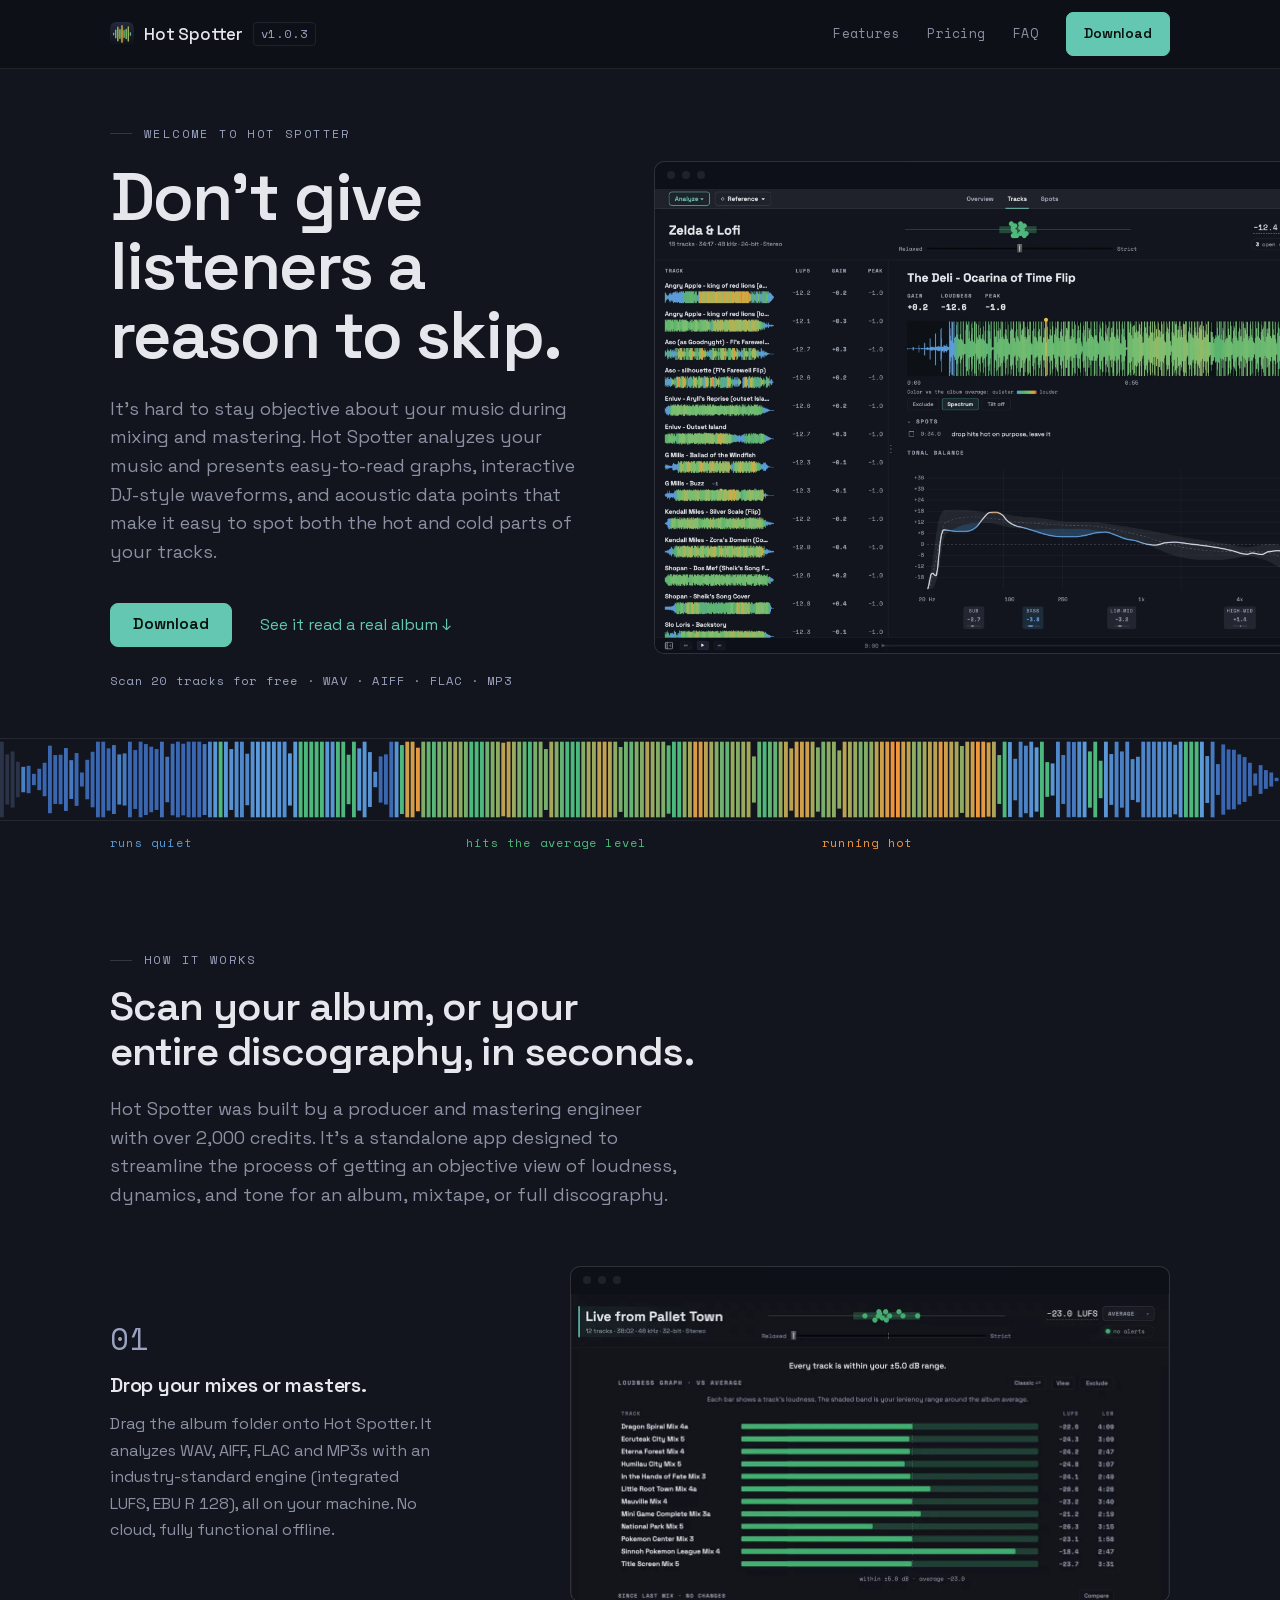
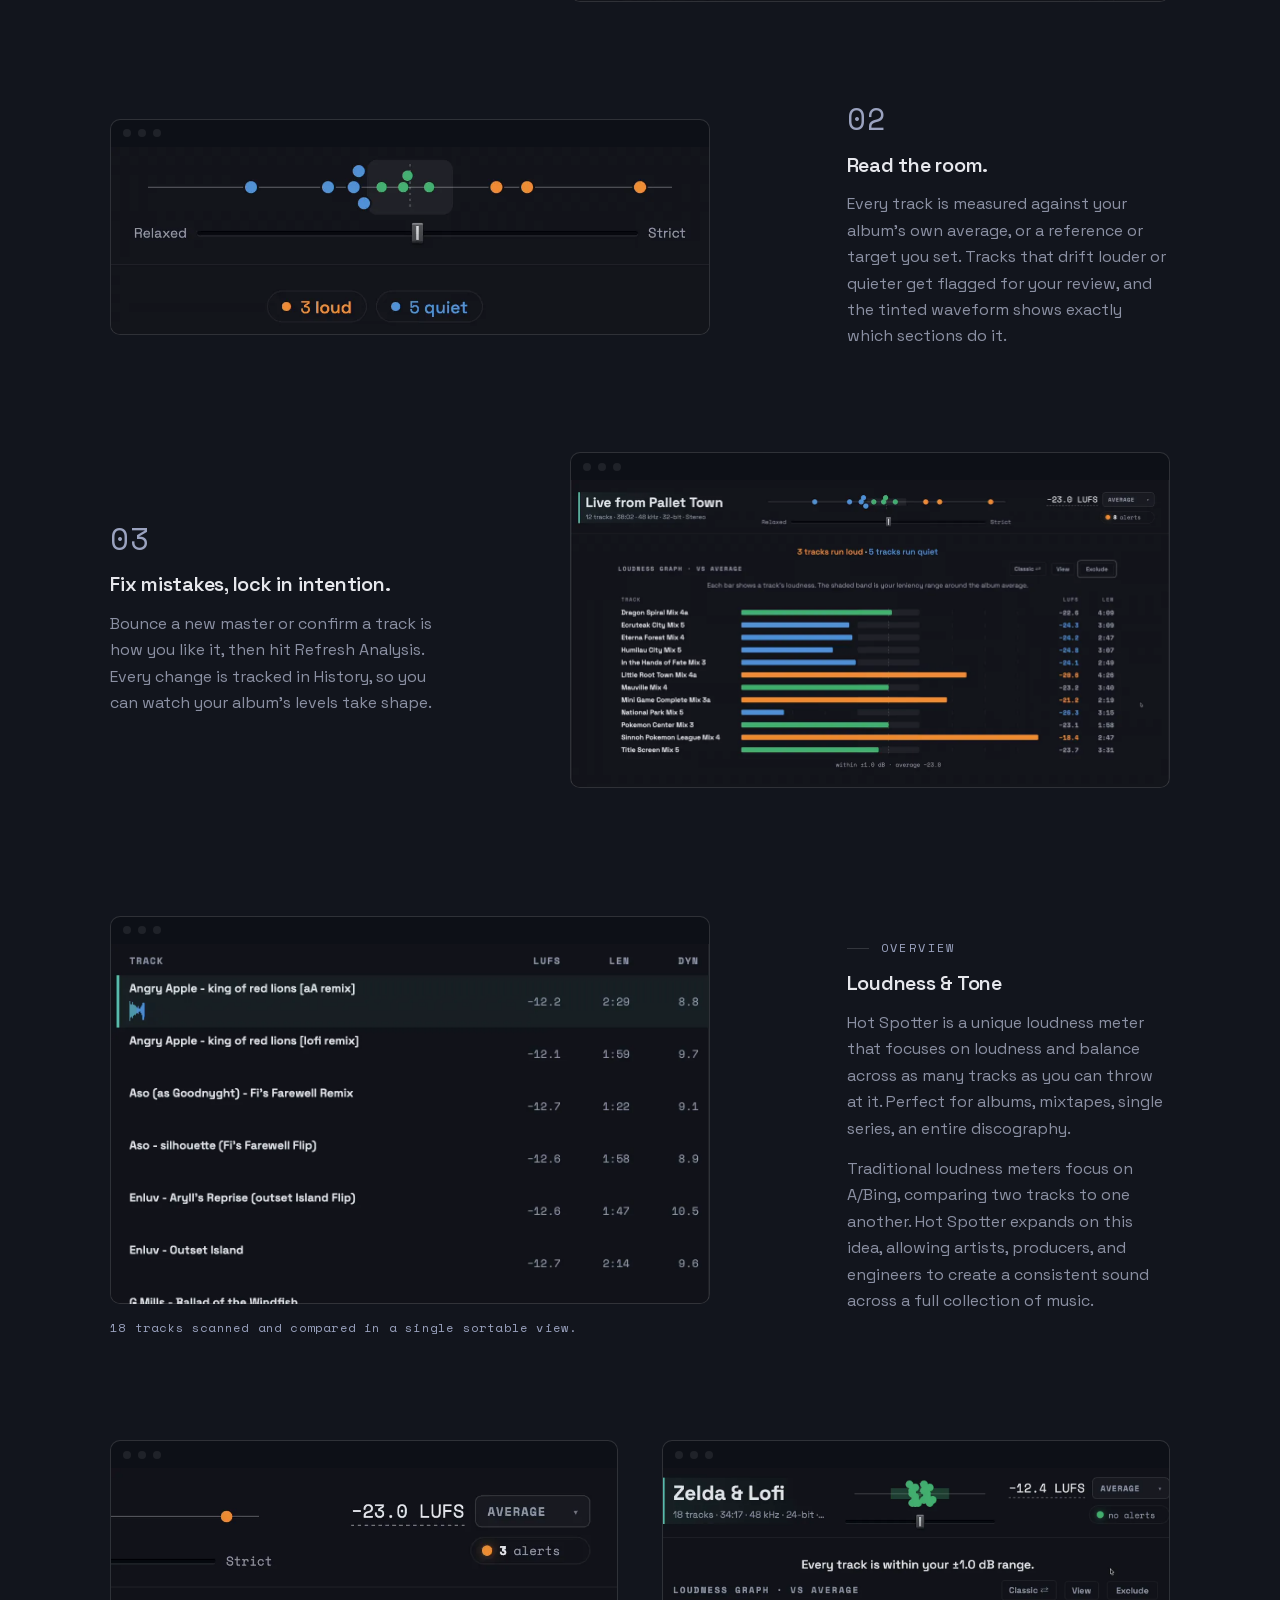
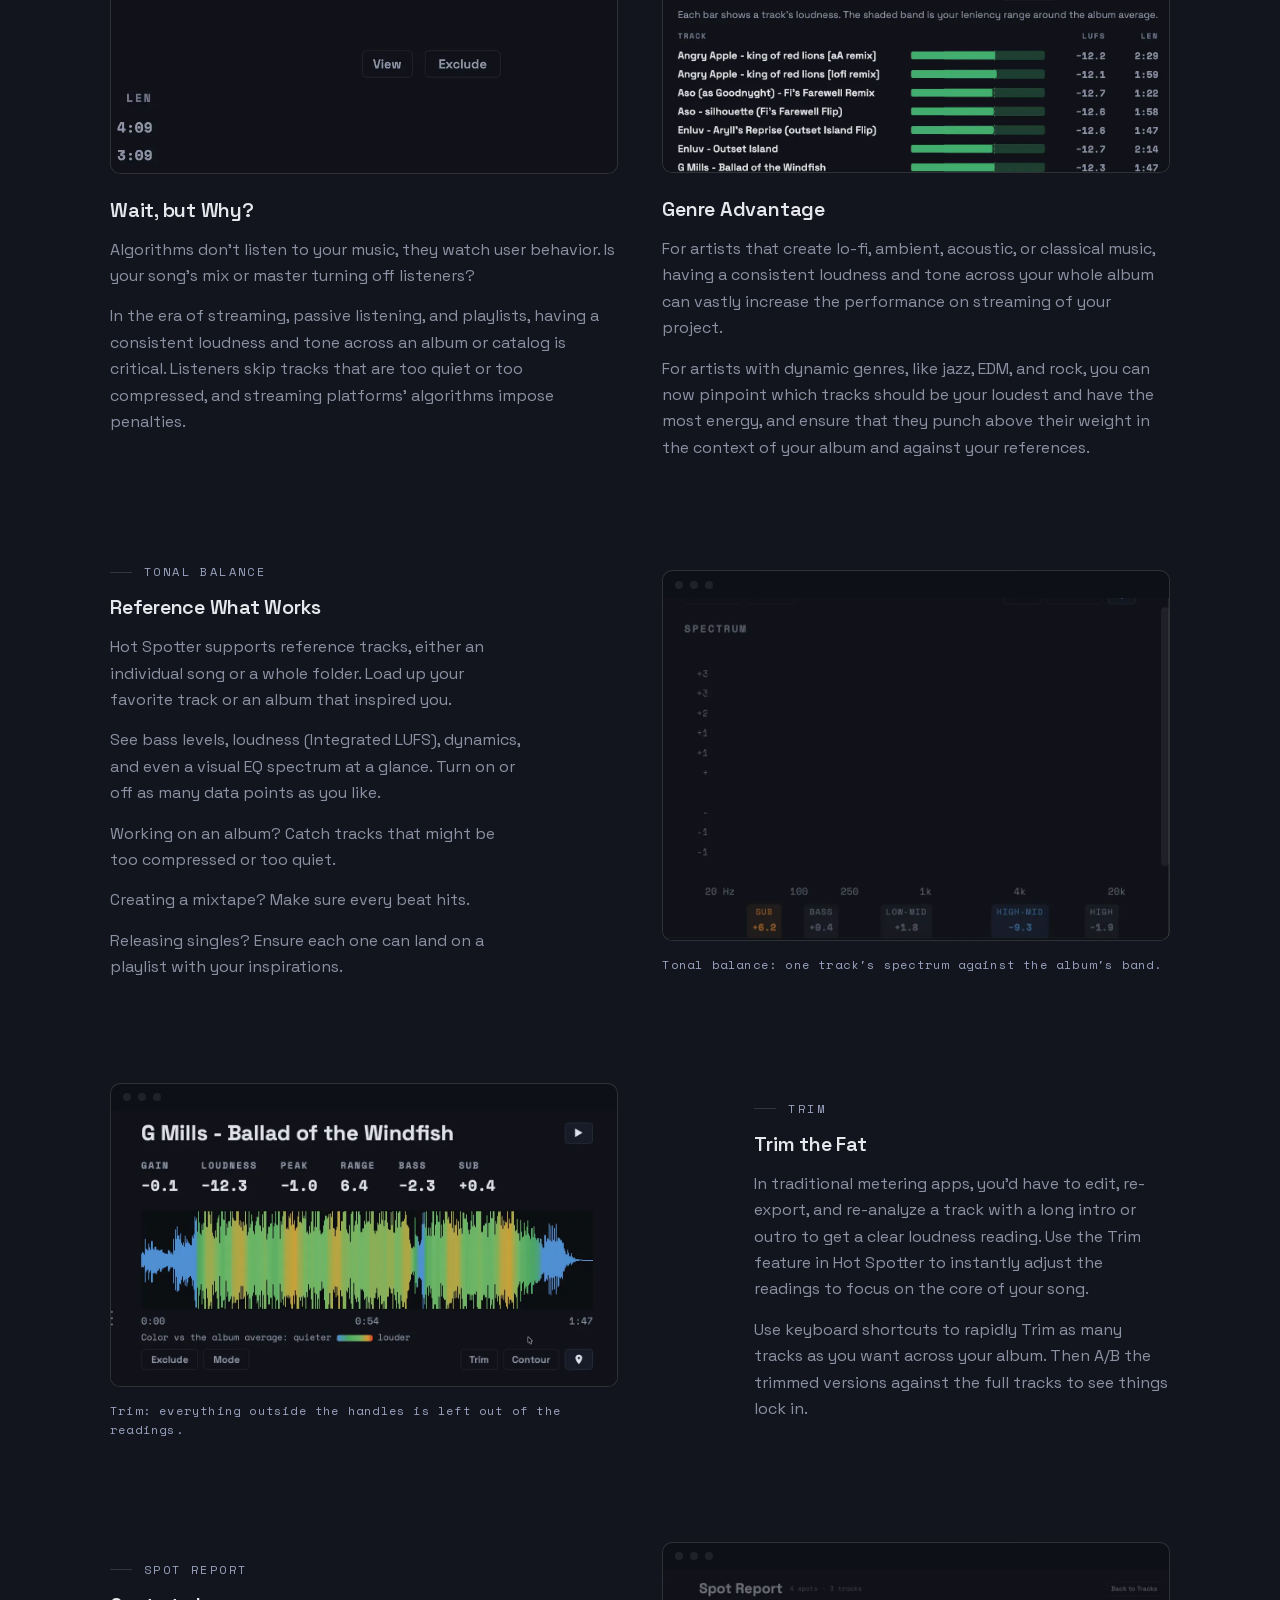
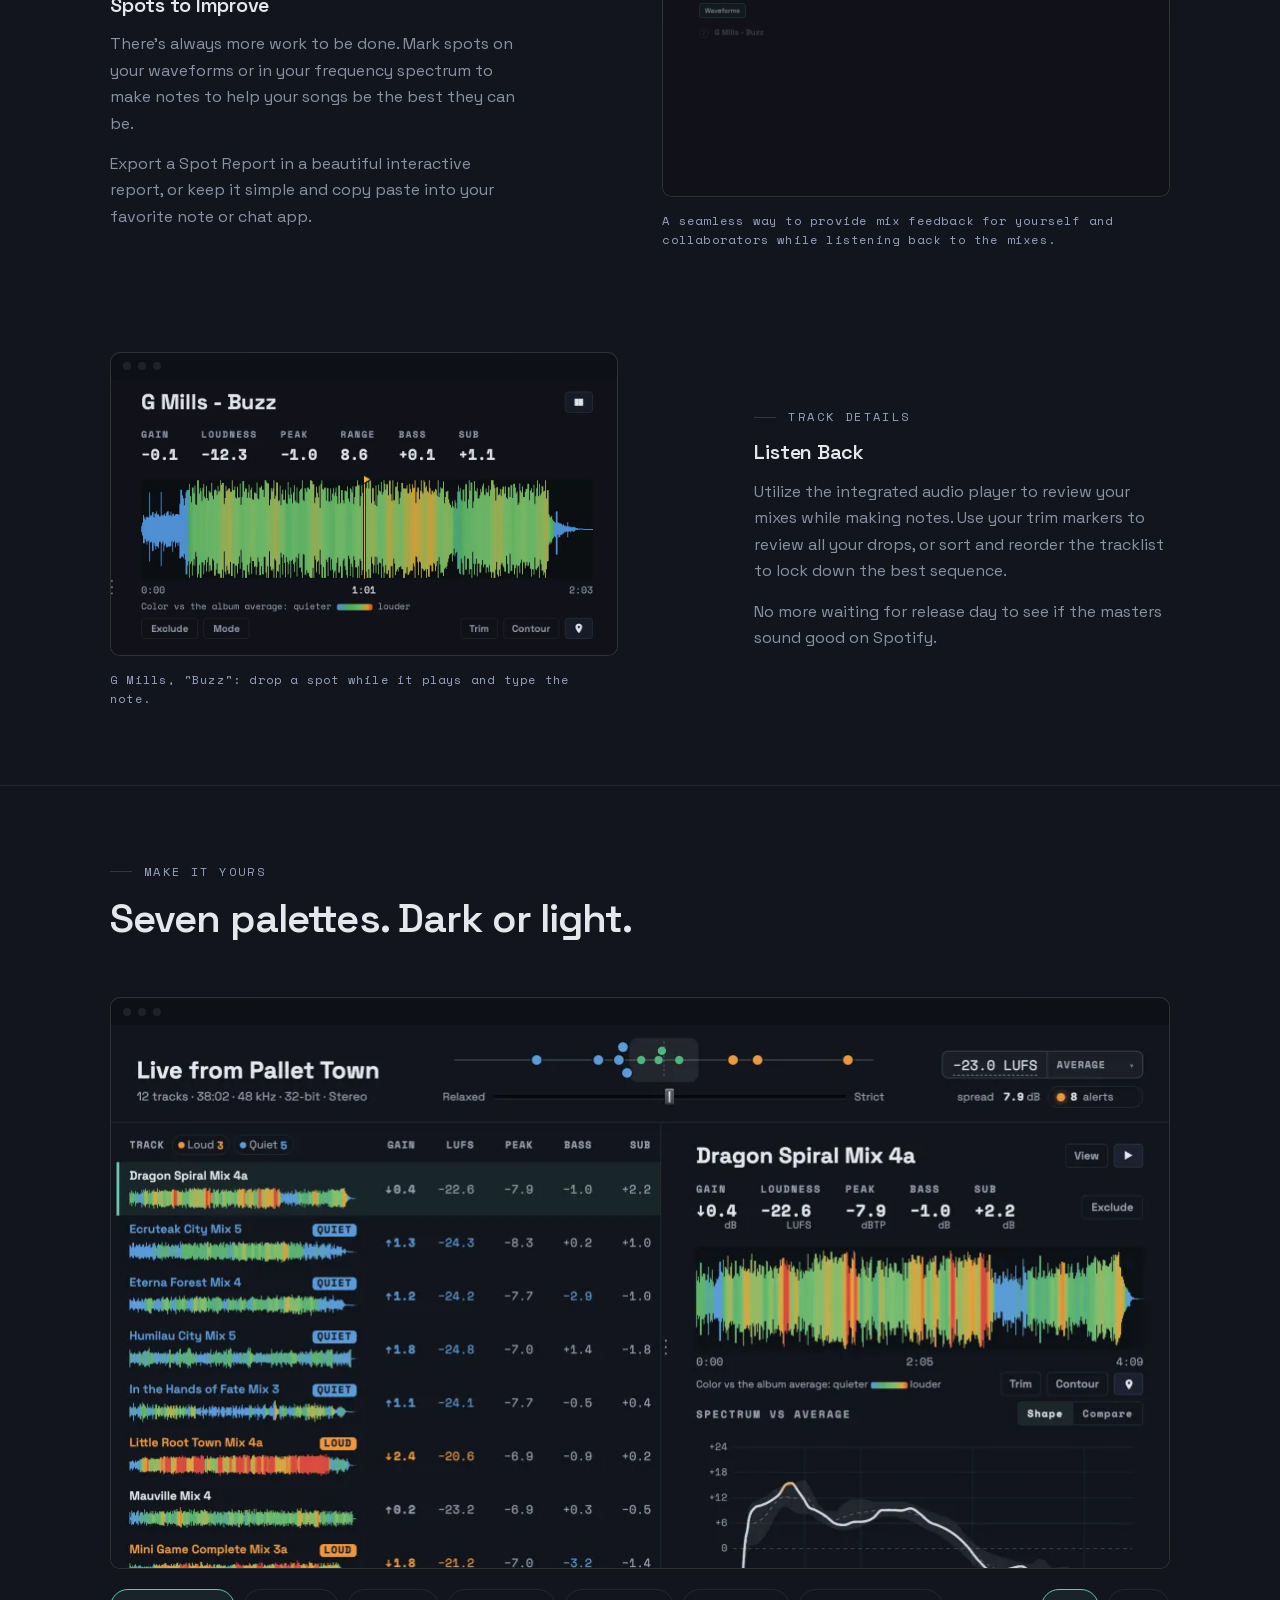
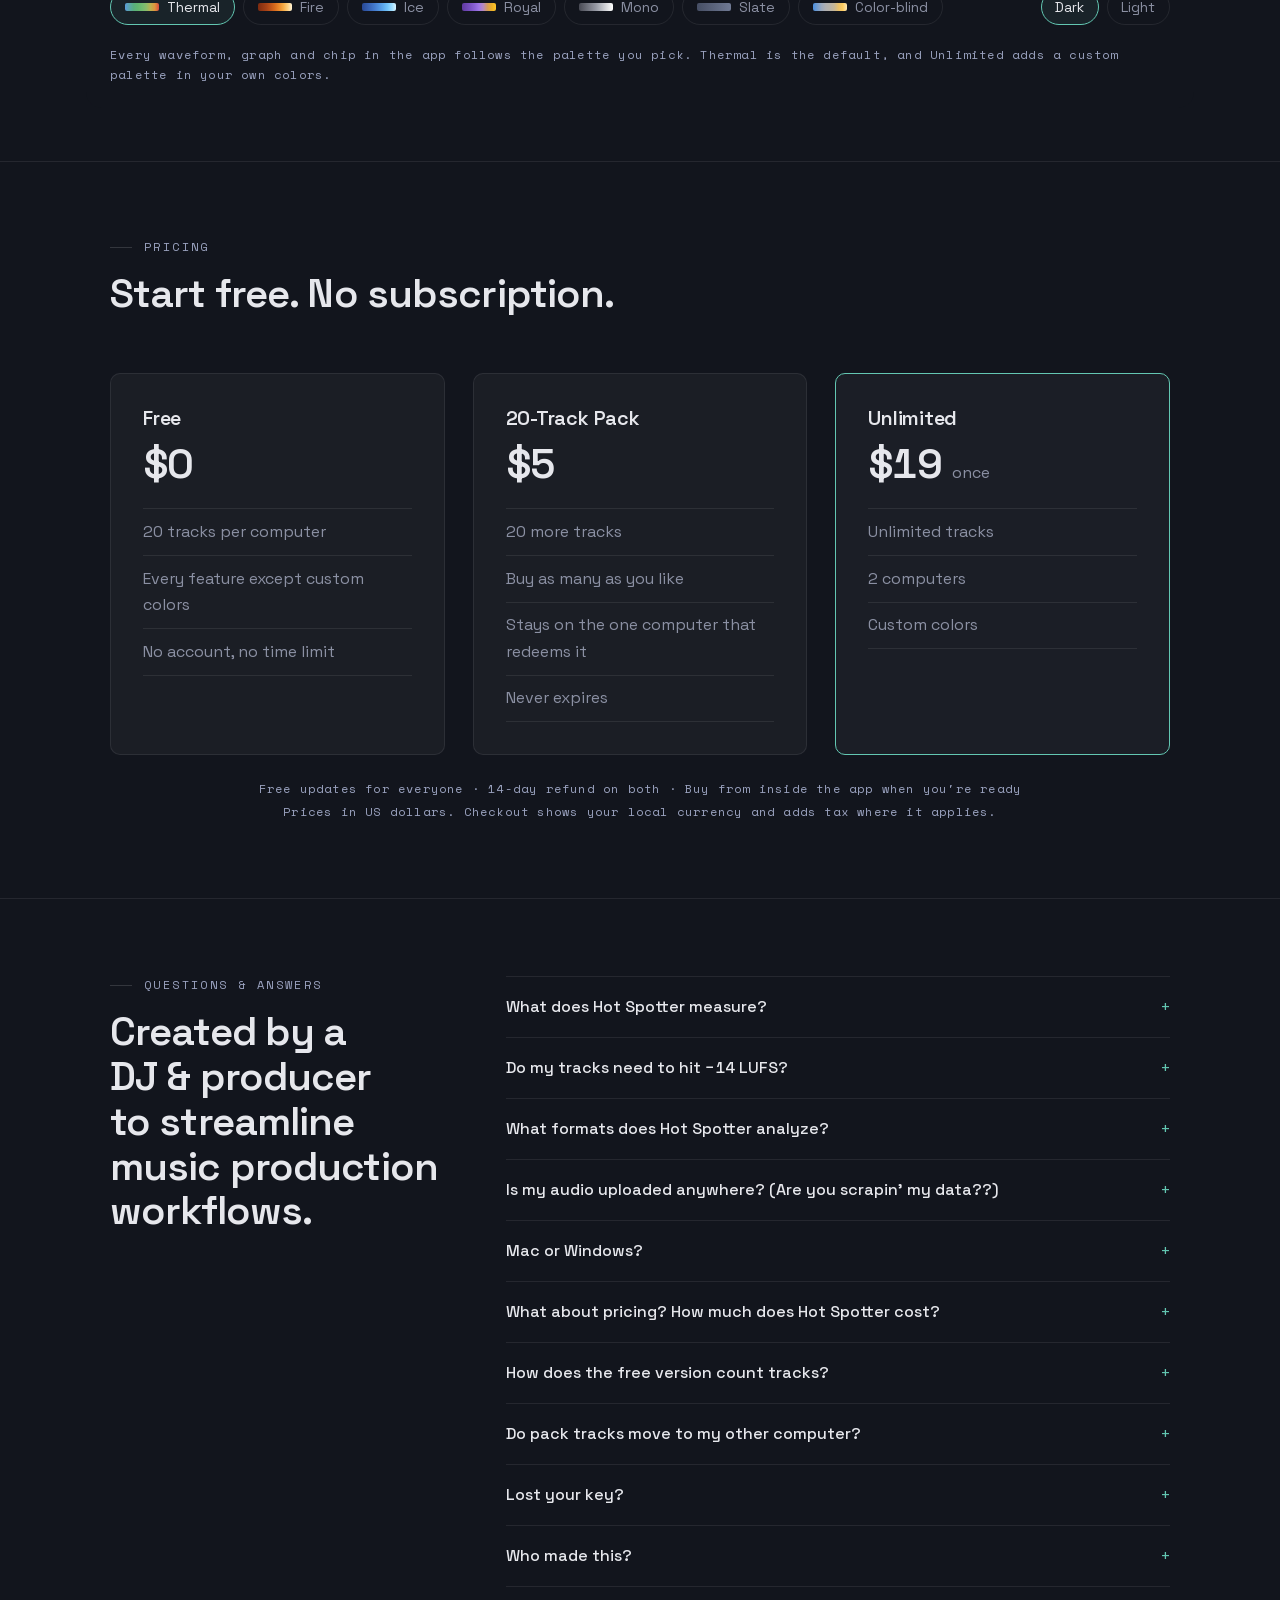
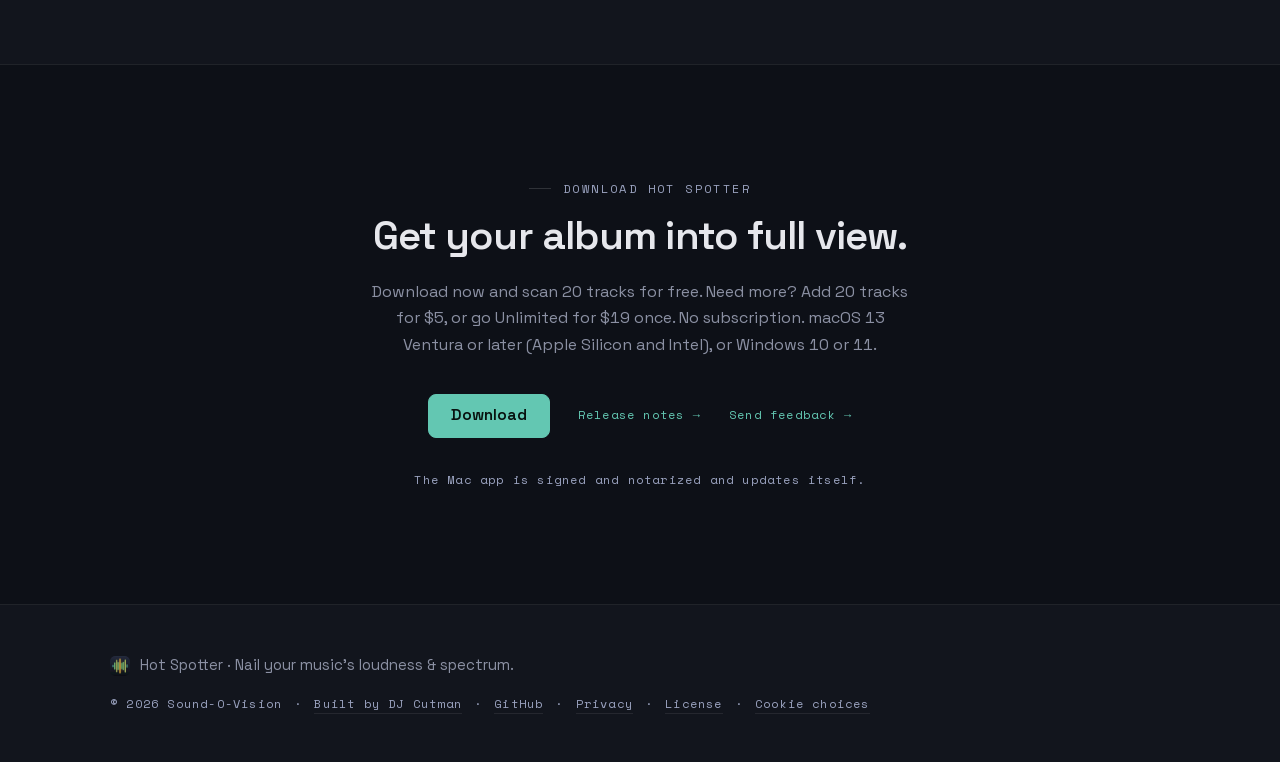
<file: index.html>
<!doctype html>
<html lang="en">
<head>
<meta charset="utf-8">
<meta name="viewport" content="width=device-width, initial-scale=1">
<title>Hot Spotter | Album Loudness Meter for Producers (LUFS)</title>
<meta name="description" content="Don't give listeners a reason to skip. Hot Spotter is an album loudness meter for producers: spot the hot and cold parts of every track. Scan 20 tracks free.">
<link rel="canonical" href="https://hotspotter.studio/">
<meta name="theme-color" content="#12151d">
<link rel="icon" href="/favicon.ico" sizes="32x32">
<link rel="icon" type="image/png" href="img/app-icon.png">
<link rel="apple-touch-icon" href="/apple-touch-icon.png">
<meta property="og:type" content="website">
<meta property="og:site_name" content="Hot Spotter">
<meta property="og:title" content="Hot Spotter | Album Loudness Meter">
<meta property="og:description" content="Don't give listeners a reason to skip. See loudness, dynamics and tone across your whole album, and spot the hot and cold parts of every track. Scan 20 tracks for free.">
<meta property="og:url" content="https://hotspotter.studio/">
<meta property="og:image" content="https://hotspotter.studio/img/og-image.png">
<meta property="og:image:width" content="1200">
<meta property="og:image:height" content="630">
<meta property="og:image:alt" content="Hot Spotter app showing an album's loudness-tinted waveforms and per-track LUFS readings">
<meta name="twitter:card" content="summary_large_image">
<meta name="twitter:title" content="Hot Spotter | Album Loudness Meter">
<meta name="twitter:description" content="Don't give listeners a reason to skip. Spot the hot and cold parts of every track on your album. Scan 20 tracks for free.">
<link rel="preload" href="fonts/SpaceGrotesk-var.woff2" as="font" type="font/woff2" crossorigin>
<link rel="preload" href="fonts/SpaceMono-Regular.woff2" as="font" type="font/woff2" crossorigin>
<link rel="stylesheet" href="site.css">
<script type="application/ld+json">
{
  "@context": "https://schema.org",
  "@graph": [
    {
      "@type": "WebSite",
      "@id": "https://hotspotter.studio/#website",
      "url": "https://hotspotter.studio/",
      "name": "Hot Spotter",
      "inLanguage": "en",
      "publisher": {
        "@id": "https://hotspotter.studio/#org"
      }
    },
    {
      "@type": "Organization",
      "@id": "https://hotspotter.studio/#org",
      "name": "Sound-O-Vision",
      "url": "https://hotspotter.studio/",
      "logo": "https://hotspotter.studio/apple-touch-icon.png",
      "founder": {
        "@id": "https://hotspotter.studio/#djcutman"
      }
    },
    {
      "@type": "Person",
      "@id": "https://hotspotter.studio/#djcutman",
      "name": "DJ Cutman",
      "url": "https://djcutman.com",
      "sameAs": [
        "https://www.instagram.com/videogamedj/"
      ]
    },
    {
      "@type": "SoftwareApplication",
      "@id": "https://hotspotter.studio/#app",
      "name": "Hot Spotter",
      "url": "https://hotspotter.studio/",
      "description": "An album loudness meter for producers and musicians. Drop in a folder of mixes or masters and see every track's integrated LUFS, true peak, loudness range and dynamics (PSR), with loudness and tonal balance measured against the album's own average. Loudness-tinted waveforms show where a track runs hot, and timestamped mix notes keep your fixes in one place.",
      "applicationCategory": "MultimediaApplication",
      "applicationSubCategory": "Album loudness meter",
      "operatingSystem": "macOS 13 or later, Windows 10 or 11",
      "softwareVersion": "1.0.3",
      "downloadUrl": "https://hotspotter.studio/download.html",
      "releaseNotes": "https://hotspotter.studio/releases.html",
      "image": "https://hotspotter.studio/img/og-image.png",
      "screenshot": [
        "https://hotspotter.studio/img/app-track-details.webp",
        "https://hotspotter.studio/img/app-album-overview.webp"
      ],
      "featureList": [
        "Scans a whole album folder of WAV, AIFF, FLAC and MP3 files in one go",
        "Integrated LUFS, true peak (dBTP), loudness range (LRA), short-term loudness over time and dynamics (PSR) for every track",
        "Loudness and five-band tonal balance shown against the album's own average or a reference you load, or loudness against a LUFS target you set",
        "Loudness-tinted waveforms with an optional short-term loudness contour",
        "Timestamped mix notes (Spots) collected in a Spot Report you can export or copy",
        "History of every change between scans",
        "Trim long intros and outros out of the readings, then A/B the trimmed readings against the full tracks",
        "Runs on your computer: no audio uploads, no account"
      ],
      "offers": [
        {
          "@type": "Offer",
          "name": "Hot Spotter 20-Track Pack",
          "price": "5",
          "priceCurrency": "USD",
          "url": "https://hotspotter.studio/#pricing",
          "description": "20 more tracks on the one computer that redeems it. Never expires. Buy as many as you like."
        },
        {
          "@type": "Offer",
          "name": "Hot Spotter Unlimited",
          "price": "19",
          "priceCurrency": "USD",
          "url": "https://hotspotter.studio/#pricing",
          "description": "Unlimited tracks on 2 computers, plus custom colors. Pay once, no subscription."
        }
      ],
      "author": {
        "@id": "https://hotspotter.studio/#djcutman"
      },
      "publisher": {
        "@id": "https://hotspotter.studio/#org"
      }
    }
  ]
}
</script>
<!-- FAQPage: must mirror the visible #faq questions and answers word for word. Re-sync it whenever the FAQ copy changes. -->
<script type="application/ld+json">
{
  "@context": "https://schema.org",
  "@type": "FAQPage",
  "@id": "https://hotspotter.studio/#faq",
  "mainEntity": [
    {
      "@type": "Question",
      "name": "What does Hot Spotter measure?",
      "acceptedAnswer": {
        "@type": "Answer",
        "text": "Per track: integrated LUFS, true peak (dBTP), loudness range (LRA), short-term loudness over time, dynamics (PSR), and a five-band tonal balance (sub, bass, low-mid, high-mid, high). Loudness and tonal balance are shown against the album's own average. Per album: mean loudness, loudness spread, and a full change history between runs."
      }
    },
    {
      "@type": "Question",
      "name": "Do my tracks need to hit −14 LUFS?",
      "acceptedAnswer": {
        "@type": "Answer",
        "text": "Good gravy, they don't! −14 LUFS is a playback normalization number, not a mastering order. Hot Spotter shows you whether your album is consistent with itself. Does track five jump out of bounds? Is that intro too quiet, and will it get people to skip? If you do want a fixed number, click the album average and type one; it becomes your target. Or load up your favorite album or track and use it as a reference."
      }
    },
    {
      "@type": "Question",
      "name": "What formats does Hot Spotter analyze?",
      "acceptedAnswer": {
        "@type": "Answer",
        "text": "WAV, AIFF, FLAC and MP3. If a folder mixes MP3s with lossless files, Hot Spotter asks which formats to analyze, as lossy formats like MP3 can meter louder than lossless formats like WAV. If you have MP3s alongside lossless versions, no worries: a WAV+MP3 pair of the same song is detected and shown as one track."
      }
    },
    {
      "@type": "Question",
      "name": "Is my audio uploaded anywhere? (Are you scrapin' my data??)",
      "acceptedAnswer": {
        "@type": "Answer",
        "text": "Absolutely not! Hot Spotter is a native desktop app, and analysis runs on your machine. The app only goes online to check for updates, to activate or deactivate your license key, and, if you turn them on, to send anonymous usage reports. Those never include your audio, file names or measurements. See exactly what's sent."
      }
    },
    {
      "@type": "Question",
      "name": "Mac or Windows?",
      "acceptedAnswer": {
        "@type": "Answer",
        "text": "Both. Mac: macOS 13 Ventura or later (Apple Silicon and Intel). Windows: Windows 10 or 11 (64-bit)."
      }
    },
    {
      "@type": "Question",
      "name": "What about pricing? How much does Hot Spotter cost?",
      "acceptedAnswer": {
        "@type": "Answer",
        "text": "You can scan 20 tracks for free on each computer, with no account and no time limit. When you need more, buy from inside the app: a 20-Track Pack adds 20 tracks for $5, and you can buy as many as you like. Or go Unlimited for $19 once to help support development. Unlimited covers two computers and adds custom colors. No subscription: everyone gets future updates for free, and both come with a 14-day refund if Hot Spotter isn't for you. Something missing? Tell us."
      }
    },
    {
      "@type": "Question",
      "name": "How does the free version count tracks?",
      "acceptedAnswer": {
        "@type": "Answer",
        "text": "The free version analyzes 20 tracks on each computer. A track is a file name inside an album folder, counted once: re-exporting a master to the same file name is free, renaming it or moving the folder counts as new, and a WAV+MP3 pair of the same song counts once. References never count, and neither do failed or cancelled runs. Free tracks are used first, then pack tracks. Your reports and history stay readable after your tracks run out."
      }
    },
    {
      "@type": "Question",
      "name": "Do pack tracks move to my other computer?",
      "acceptedAnswer": {
        "@type": "Answer",
        "text": "No. A 20-Track Pack stays on the one computer that redeems it, and it can't be moved later. If you work on two computers, Unlimited covers both. Replacing a computer you use with Unlimited? Email me and I'll free up its spot."
      }
    },
    {
      "@type": "Question",
      "name": "Lost your key?",
      "acceptedAnswer": {
        "@type": "Answer",
        "text": "Your key is in the email Dodo Payments sent when you bought Hot Spotter, and in Dodo's customer portal. Still can't find it? Email me and I'll help."
      }
    },
    {
      "@type": "Question",
      "name": "Who made this?",
      "acceptedAnswer": {
        "@type": "Answer",
        "text": "I'm Chris, also known as DJ Cutman, a DJ and producer running my own label. I built Hot Spotter to help me get more consistent playback on streaming services, and as my friends found out about the project, they asked me to develop it into an app. Found a bug, or have a feature request? Accidentally scanned the wrong folder and used up all your free tracks? Send me an email or DM me on Instagram @VideoGameDJ."
      }
    }
  ]
}
</script>
</head>
<body>

<a class="skip-link" href="#main">Skip to content</a>

<header class="site-head">
  <div class="wrap head-in">
    <a class="wordmark" href="#main">
      <img src="img/app-icon.png" alt="" width="24" height="24" decoding="async">
      <span class="wordmark-name">Hot Spotter</span>
      <!-- version: the latest PUBLIC release (github.com/soundovision/hotspotter/releases), not the working tree; hand-synced with the schema.org softwareVersion above -->
      <span class="ver">v1.0.3</span>
    </a>
    <nav class="head-nav" aria-label="Primary">
      <a class="navlink" href="#features">Features</a>
      <a class="navlink" href="#pricing">Pricing</a>
      <a class="navlink" href="#faq">FAQ</a>
      <a class="btn btn-sm" href="download.html">Download</a>
    </nav>
  </div>
</header>

<main id="main">

  <div class="hero-wrap">
    <section class="hero wrap" aria-labelledby="hero-h">
      <div class="hero-copy">
        <p class="eyebrow rise rise-1">WELCOME TO HOT SPOTTER</p>
        <h1 id="hero-h" class="rise rise-2">Don't give listeners a reason to skip.</h1>
        <p class="lede rise rise-3">It's hard to stay objective about your music during mixing and mastering. Hot Spotter analyzes your music and presents easy-to-read graphs, interactive DJ-style waveforms, and acoustic data points that make it easy to spot both the hot and cold parts of your tracks.</p>
        <p class="cta-row rise rise-4">
          <a class="btn" href="download.html">Download</a>
          <a class="ghost" href="#features">See it read a real album ↓</a>
        </p>
        <p class="micro fine rise rise-5">Scan 20 tracks for free · WAV · AIFF · FLAC · MP3</p>
      </div>

      <figure class="frame hero-shot rise rise-shot">
        <div class="chrome" aria-hidden="true"><span></span><span></span><span></span></div>
        <a class="zoom" href="img/app-track-details.webp" target="_blank" rel="noopener" aria-label="Open full-size screenshot: Track Details"><img src="img/app-track-details.webp" srcset="img/app-track-details-1200.webp 1200w, img/app-track-details.webp 2400w" width="1053" height="930" fetchpriority="high" decoding="async" alt="Hot Spotter's Track Details view: a tracklist of 18 tinted waveforms on the left, and the focused track, &quot;Ocarina of Time Flip&quot; by The Deli, with its loudness-tinted waveform, LUFS stats and a spot note on the right."></a>
      </figure>
    </section>
  </div>

  <div class="ribbon">
    <img class="ribbon-img" src="img/heat-ribbon.svg" width="1440" height="120" loading="eager" decoding="async" alt="Real loudness-tinted waveform strip: blue where the track sits quiet, green with the album, amber where it runs hot">
    <div class="wrap ribbon-legend">
      <span class="micro tint-quiet">runs quiet</span>
      <span class="micro tint-ok">hits the average level</span>
      <span class="micro tint-loud">running hot</span>
    </div>
  </div>

  <section id="how" class="sec sec-how" aria-labelledby="how-h">
    <div class="wrap">
      <div class="sec-head">
        <p class="eyebrow">HOW IT WORKS</p>
        <h2 id="how-h">Scan your album, or your entire discography, in seconds.</h2>
        <p class="lede">Hot Spotter was built by a producer and mastering engineer with over 2,000 credits. It's a standalone app designed to streamline the process of getting an objective view of loudness, dynamics, and tone for an album, mixtape, or full discography.</p>
      </div>
      <ol class="steps">
        <li class="row row-wide row-mr">
          <figure class="frame media">
            <div class="chrome" aria-hidden="true"><span></span><span></span><span></span></div>
            <video class="clip" src="clips/01-scan-tracklight.mp4" poster="clips/01-scan-tracklight.webp" width="1200" height="616" muted loop playsinline preload="none" aria-label="An album scan in Hot Spotter: the progress screen counts through the tracks, then the Overview draws its loudness fingerprint and a bar for every track."></video>
          </figure>
          <div class="row-text">
            <span class="num" aria-hidden="true">01</span>
            <h3>Drop your mixes or masters.</h3>
            <p>Drag the album folder onto Hot Spotter. It analyzes WAV, AIFF, FLAC and MP3s with an industry-standard engine (integrated LUFS, EBU R 128), all on your machine. No cloud, fully functional offline.</p>
          </div>
        </li>
        <li class="row row-wide row-ml">
          <figure class="frame media">
            <div class="chrome" aria-hidden="true"><span></span><span></span><span></span></div>
            <video class="clip" src="clips/02-slider-sweep.mp4" poster="clips/02-slider-sweep.webp" width="1040" height="326" muted loop playsinline preload="none" aria-label="The leniency slider sweeping toward Relaxed and back: each track&#x27;s dot on the loudness fingerprint turns blue, green or orange, and the pills count the tracks that run loud or quiet."></video>
          </figure>
          <div class="row-text">
            <span class="num" aria-hidden="true">02</span>
            <h3>Read the room.</h3>
            <p>Every track is measured against your album's own average, or a reference or target you set. Tracks that drift louder or quieter get flagged for your review, and the tinted waveform shows exactly which sections do it.</p>
          </div>
        </li>
        <li class="row row-wide row-mr">
          <figure class="frame media">
            <div class="chrome" aria-hidden="true"><span></span><span></span><span></span></div>
            <video class="clip" src="clips/03-exclude.mp4" poster="clips/03-exclude.webp" width="1200" height="616" muted loop playsinline preload="none" aria-label="The Overview with Exclude turned on: Sinnoh Pokemon League, the album&#x27;s loudest track, is excluded. Its row grays out, the album average moves from −23.0 to −23.5 LUFS, and eight alerts drop to four."></video>
          </figure>
          <div class="row-text">
            <span class="num" aria-hidden="true">03</span>
            <h3>Fix mistakes, lock in intention.</h3>
            <p>Bounce a new master or confirm a track is how you like it, then hit Refresh Analysis. Every change is tracked in History, so you can watch your album's levels take shape.</p>
          </div>
        </li>
      </ol>
    </div>
  </section>

  <section id="features" class="sec sec-features" aria-labelledby="features-h">
    <div class="wrap">
      <h2 id="features-h" class="visually-hidden">Features</h2>

      <div class="rows">

        <article class="row row-wide row-ml">
          <figure class="frame media">
            <div class="chrome" aria-hidden="true"><span></span><span></span><span></span></div>
            <video class="clip" src="clips/tracklist-draw.mp4" poster="clips/tracklist-draw.webp" width="1300" height="782" muted loop playsinline preload="none" aria-label="Hot Spotter&#x27;s Tracks view drawing in: a heat-colored waveform for each track, beside its loudness (LUFS), length and dynamics."></video>
            <figcaption class="micro">18 tracks scanned and compared in a single sortable view.</figcaption>
          </figure>
          <div class="row-text">
            <p class="kicker">OVERVIEW</p>
            <h3>Loudness &amp; Tone</h3>
            <p>Hot Spotter is a unique loudness meter that focuses on loudness and balance across as many tracks as you can throw at it. Perfect for albums, mixtapes, single series, an entire discography.</p>
            <p>Traditional loudness meters focus on A/Bing, comparing two tracks to one another. Hot Spotter expands on this idea, allowing artists, producers, and engineers to create a consistent sound across a full collection of music.</p>
          </div>
        </article>

        <article class="row row-split">
          <div class="row-text">
            <figure class="frame media">
              <div class="chrome" aria-hidden="true"><span></span><span></span><span></span></div>
              <video class="clip" src="clips/13-alerts-chip.mp4" poster="clips/13-alerts-chip.webp" width="876" height="528" muted loop playsinline preload="none" data-still="clips/13-alerts-chip-still.webp" aria-label="The alerts chip opens a list of the three tracks outside ±2.4 dB of the album average: two run loud and one runs quiet."></video>
            </figure>
            <h3>Wait, but Why?</h3>
            <p>Algorithms don't listen to your music, they watch user behavior. Is your song's mix or master turning off listeners?</p>
            <p>In the era of streaming, passive listening, and playlists, having a consistent loudness and tone across an album or catalog is critical. Listeners skip tracks that are too quiet or too compressed, and streaming platforms' algorithms impose penalties.</p>
          </div>
          <div class="row-text">
            <figure class="frame media">
              <div class="chrome" aria-hidden="true"><span></span><span></span><span></span></div>
              <video class="clip" src="clips/slider-fingerprint.mp4" poster="clips/slider-fingerprint.webp" width="1300" height="782" muted loop playsinline preload="none" aria-label="On a lo-fi album, the leniency slider moves toward Strict: every track is within ±1.0 dB, but near the Strict end nine tracks are flagged. Back at the default, every track is in range again."></video>
            </figure>
            <h3>Genre Advantage</h3>
            <p>For artists that create lo-fi, ambient, acoustic, or classical music, having a consistent loudness and tone across your whole album can vastly increase the performance on streaming of your project.</p>
            <p>For artists with dynamic genres, like jazz, EDM, and rock, you can now pinpoint which tracks should be your loudest and have the most energy, and ensure that they punch above their weight in the context of your album and against your references.</p>
          </div>
        </article>

        <article class="row row-mr">
          <figure class="frame media">
            <div class="chrome" aria-hidden="true"><span></span><span></span><span></span></div>
            <video class="clip" src="clips/04-spectrum-draw.mp4" poster="clips/04-spectrum-draw.webp" width="1140" height="770" muted loop playsinline preload="none" data-still="clips/04-spectrum-draw-still.webp" aria-label="A track&#x27;s spectrum curve draws in over the album&#x27;s band. As the leniency slider moves, the band widens and narrows, and the curve and the sub-to-high chips turn orange or blue where the track leaves it."></video>
            <figcaption class="micro">Tonal balance: one track's spectrum against the album's band.</figcaption>
          </figure>
          <div class="row-text">
            <p class="kicker">TONAL BALANCE</p>
            <h3>Reference What Works</h3>
            <p>Hot Spotter supports reference tracks, either an individual song or a whole folder. Load up your favorite track or an album that inspired you.</p>
            <p>See bass levels, loudness (Integrated LUFS), dynamics, and even a visual EQ spectrum at a glance. Turn on or off as many data points as you like.</p>
            <p>Working on an album? Catch tracks that might be too compressed or too quiet.</p>
            <p>Creating a mixtape? Make sure every beat hits.</p>
            <p>Releasing singles? Ensure each one can land on a playlist with your inspirations.</p>
          </div>
        </article>

        <article class="row row-ml">
          <figure class="frame media">
            <div class="chrome" aria-hidden="true"><span></span><span></span><span></span></div>
            <video class="clip" src="clips/09-trim-click.mp4" poster="clips/09-trim-click.webp" width="1140" height="620" muted loop playsinline preload="none" aria-label="Trim is clicked and handles appear on a track&#x27;s waveform. The In handle is dragged past the quiet intro, and the readings above re-analyze to cover only the part between the handles."></video>
            <figcaption class="micro">Trim: everything outside the handles is left out of the readings.</figcaption>
          </figure>
          <div class="row-text">
            <p class="kicker">TRIM</p>
            <h3>Trim the Fat</h3>
            <p>In traditional metering apps, you'd have to edit, re-export, and re-analyze a track with a long intro or outro to get a clear loudness reading. Use the Trim feature in Hot Spotter to instantly adjust the readings to focus on the core of your song.</p>
            <p>Use keyboard shortcuts to rapidly Trim as many tracks as you want across your album. Then A/B the trimmed versions against the full tracks to see things lock in.</p>
          </div>
        </article>

        <article class="row row-mr">
          <figure class="frame media">
            <div class="chrome" aria-hidden="true"><span></span><span></span><span></span></div>
            <video class="clip" src="clips/07-spot-report.mp4" poster="clips/07-spot-report.webp" width="1100" height="492" muted loop playsinline preload="none" data-still="clips/07-spot-report-still.webp" aria-label="The Spot Report view building in: tinted waveform strips for three tracks with four timestamped notes, two of them checked off with a strikethrough."></video>
            <figcaption class="micro">A seamless way to provide mix feedback for yourself and collaborators while listening back to the mixes.</figcaption>
          </figure>
          <div class="row-text">
            <p class="kicker">SPOT REPORT</p>
            <h3>Spots to Improve</h3>
            <p>There's always more work to be done. Mark spots on your waveforms or in your frequency spectrum to make notes to help your songs be the best they can be.</p>
            <p>Export a Spot Report in a beautiful interactive report, or keep it simple and copy paste into your favorite note or chat app.</p>
          </div>
        </article>

        <article class="row row-ml">
          <figure class="frame media">
            <div class="chrome" aria-hidden="true"><span></span><span></span><span></span></div>
            <video class="clip" src="clips/06-note.mp4" poster="clips/06-note.webp" width="1140" height="620" muted loop playsinline preload="none" aria-label="A loudness-tinted waveform of &quot;Buzz&quot; by G Mills playing: a spot marker drops at the playhead and the note &quot;chorus swell: pull it back ~1 dB&quot; is typed into it."></video>
            <figcaption class="micro">G Mills, "Buzz": drop a spot while it plays and type the note.</figcaption>
          </figure>
          <div class="row-text">
            <p class="kicker">TRACK DETAILS</p>
            <h3>Listen Back</h3>
            <p>Utilize the integrated audio player to review your mixes while making notes. Use your trim markers to review all your drops, or sort and reorder the tracklist to lock down the best sequence.</p>
            <p>No more waiting for release day to see if the masters sound good on Spotify.</p>
          </div>
        </article>

      </div>
    </div>
  </section>

  <section id="palettes" class="sec sec-palettes" aria-labelledby="palettes-h">
    <div class="wrap">
      <div class="sec-head narrow">
        <p class="eyebrow">MAKE IT YOURS</p>
        <h2 id="palettes-h">Seven palettes. Dark or light.</h2>
      </div>

      <div class="pal-panel" data-theme="dark">
        <figure class="frame pal-shot">
          <div class="chrome" aria-hidden="true"><span></span><span></span><span></span></div>
          <div class="pal-stack" role="img" aria-label="Hot Spotter's Tracks view: twelve tracks with heat-colored waveforms beside one track's details, in the palette and theme picked below.">
            <img class="on" data-pal="thermal" src="clips/pal-dark-thermal-1060.webp" srcset="clips/pal-dark-thermal-1060.webp 1060w, clips/pal-dark-thermal.webp 2120w" sizes="(max-width: 1140px) calc(100vw - 2.5rem), 1060px" width="2120" height="1088" loading="lazy" decoding="async" alt="">
            <img data-pal="fire" src="clips/pal-dark-fire-1060.webp" srcset="clips/pal-dark-fire-1060.webp 1060w, clips/pal-dark-fire.webp 2120w" sizes="(max-width: 1140px) calc(100vw - 2.5rem), 1060px" width="2120" height="1088" loading="lazy" decoding="async" alt="">
            <img data-pal="ice" src="clips/pal-dark-ice-1060.webp" srcset="clips/pal-dark-ice-1060.webp 1060w, clips/pal-dark-ice.webp 2120w" sizes="(max-width: 1140px) calc(100vw - 2.5rem), 1060px" width="2120" height="1088" loading="lazy" decoding="async" alt="">
            <img data-pal="royal" src="clips/pal-dark-royal-1060.webp" srcset="clips/pal-dark-royal-1060.webp 1060w, clips/pal-dark-royal.webp 2120w" sizes="(max-width: 1140px) calc(100vw - 2.5rem), 1060px" width="2120" height="1088" loading="lazy" decoding="async" alt="">
            <img data-pal="mono" src="clips/pal-dark-mono-1060.webp" srcset="clips/pal-dark-mono-1060.webp 1060w, clips/pal-dark-mono.webp 2120w" sizes="(max-width: 1140px) calc(100vw - 2.5rem), 1060px" width="2120" height="1088" loading="lazy" decoding="async" alt="">
            <img data-pal="quiet" src="clips/pal-dark-slate-1060.webp" srcset="clips/pal-dark-slate-1060.webp 1060w, clips/pal-dark-slate.webp 2120w" sizes="(max-width: 1140px) calc(100vw - 2.5rem), 1060px" width="2120" height="1088" loading="lazy" decoding="async" alt="">
            <img data-pal="cvd" src="clips/pal-dark-accessible-1060.webp" srcset="clips/pal-dark-accessible-1060.webp 1060w, clips/pal-dark-accessible.webp 2120w" sizes="(max-width: 1140px) calc(100vw - 2.5rem), 1060px" width="2120" height="1088" loading="lazy" decoding="async" alt="">
          </div>
        </figure>

        <div class="pal-bar">
          <div class="pal-chips" role="group" aria-label="Waveform palette">
            <button type="button" class="pal-chip on" data-pal="thermal" aria-pressed="true"><span class="pal-sw" aria-hidden="true"></span>Thermal</button>
            <button type="button" class="pal-chip" data-pal="fire" aria-pressed="false"><span class="pal-sw" aria-hidden="true"></span>Fire</button>
            <button type="button" class="pal-chip" data-pal="ice" aria-pressed="false"><span class="pal-sw" aria-hidden="true"></span>Ice</button>
            <button type="button" class="pal-chip" data-pal="royal" aria-pressed="false"><span class="pal-sw" aria-hidden="true"></span>Royal</button>
            <button type="button" class="pal-chip" data-pal="mono" aria-pressed="false"><span class="pal-sw" aria-hidden="true"></span>Mono</button>
            <button type="button" class="pal-chip" data-pal="quiet" aria-pressed="false"><span class="pal-sw" aria-hidden="true"></span>Slate</button>
            <button type="button" class="pal-chip" data-pal="cvd" aria-pressed="false"><span class="pal-sw" aria-hidden="true"></span>Color-blind</button>
          </div>
          <div class="pal-theme" role="group" aria-label="App theme">
            <button type="button" class="pal-chip on" data-theme="dark" aria-pressed="true">Dark</button>
            <button type="button" class="pal-chip" data-theme="light" aria-pressed="false">Light</button>
          </div>
        </div>
        <p class="micro fine pal-note">Every waveform, graph and chip in the app follows the palette you pick. Thermal is the default, and Unlimited adds a custom palette in your own colors.</p>
      </div>
    </div>
  </section>

  <section id="pricing" class="sec sec-pricing" aria-labelledby="pricing-h">
    <div class="wrap">
      <div class="sec-head">
        <p class="eyebrow">PRICING</p>
        <h2 id="pricing-h">Start free. No subscription.</h2>
      </div>
      <div class="tiers">
        <a class="tier" href="download.html" aria-label="Free: download Hot Spotter">
          <h3>Free</h3>
          <p class="tier-price">$0</p>
          <ul>
            <li>20 tracks per computer</li>
            <li>Every feature except custom colors</li>
            <li>No account, no time limit</li>
          </ul>
        </a>
        <a class="tier" href="https://checkout.dodopayments.com/buy/pdt_0NqauK1SSwC1cmvrOm9oX?redirect_url=https%3A%2F%2Fhotspotter.studio%2Fthanks.html" aria-label="Buy the 20-Track Pack, $5">
          <h3>20-Track Pack</h3>
          <p class="tier-price">$5</p>
          <ul>
            <li>20 more tracks</li>
            <li>Buy as many as you like</li>
            <li>Stays on the one computer that redeems it</li>
            <li>Never expires</li>
          </ul>
        </a>
        <a class="tier tier-pick" href="https://checkout.dodopayments.com/buy/pdt_0Nqau8iUXMR6RtdJGPnSs?redirect_url=https%3A%2F%2Fhotspotter.studio%2Fthanks.html" aria-label="Buy Unlimited, $19 once">
          <h3>Unlimited</h3>
          <p class="tier-price">$19 <span>once</span></p>
          <ul>
            <li>Unlimited tracks</li>
            <li>2 computers</li>
            <li>Custom colors</li>
          </ul>
        </a>
      </div>
      <p class="micro fine tier-note">Free updates for everyone · 14-day refund on both · Buy from inside the app when you're ready</p>
      <p class="micro fine tier-note">Prices in US dollars. Checkout shows your local currency and adds tax where it applies.</p>
    </div>
  </section>

  <section id="faq" class="sec sec-faq" aria-labelledby="faq-h">
    <div class="wrap faq-grid">
      <div class="sec-head faq-head">
        <p class="eyebrow">QUESTIONS &amp; ANSWERS</p>
        <h2 id="faq-h">Created by a DJ &amp; producer to streamline music production workflows.</h2>
      </div>
      <div class="faq-list">
        <details>
          <summary><span>What does Hot Spotter measure?</span></summary>
          <p>Per track: integrated LUFS, true peak (dBTP), loudness range (LRA), short-term loudness over time, dynamics (PSR), and a five-band tonal balance (sub, bass, low-mid, high-mid, high). Loudness and tonal balance are shown against the album's own average.</p>
          <p>Per album: mean loudness, loudness spread, and a full change history between runs.</p>
        </details>
        <details>
          <summary><span>Do my tracks need to hit −14 LUFS?</span></summary>
          <p>Good gravy, they don't!</p>
          <p>−14 LUFS is a playback normalization number, not a mastering order. Hot Spotter shows you whether your album is consistent with itself. Does track five jump out of bounds? Is that intro too quiet, and will it get people to skip?</p>
          <p>If you do want a fixed number, click the album average and type one; it becomes your target. Or load up your favorite album or track and use it as a reference.</p>
        </details>
        <details>
          <summary><span>What formats does Hot Spotter analyze?</span></summary>
          <p>WAV, AIFF, FLAC and MP3. If a folder mixes MP3s with lossless files, Hot Spotter asks which formats to analyze, as lossy formats like MP3 can meter louder than lossless formats like WAV.</p>
          <p>If you have MP3s alongside lossless versions, no worries: a WAV+MP3 pair of the same song is detected and shown as one track.</p>
        </details>
        <details>
          <summary><span>Is my audio uploaded anywhere? (Are you scrapin' my data??)</span></summary>
          <p>Absolutely not! Hot Spotter is a native desktop app, and analysis runs on your machine. The app only goes online to check for updates, to activate or deactivate your license key, and, if you turn them on, to send anonymous usage reports. Those never include your audio, file names or measurements. <a href="privacy.html#usage">See exactly what's sent</a>.</p>
        </details>
        <details>
          <summary><span>Mac or Windows?</span></summary>
          <p>Both. Mac: macOS 13 Ventura or later (Apple Silicon and Intel). Windows: Windows 10 or 11 (64-bit).</p>
        </details>
        <details>
          <summary><span>What about pricing? How much does Hot Spotter cost?</span></summary>
          <p>You can scan 20 tracks for free on each computer, with no account and no time limit. When you need more, buy from inside the app: a 20-Track Pack adds 20 tracks for $5, and you can buy as many as you like. Or go Unlimited for $19 once to help support development.</p>
          <p>Unlimited covers two computers and adds custom colors. No subscription: everyone gets future updates for free, and both come with a 14-day refund if Hot Spotter isn't for you. Something missing? <a href="mailto:support@hotspotter.studio">Tell us</a>.</p>
        </details>
        <details id="free-tracks">
          <summary><span>How does the free version count tracks?</span></summary>
          <p>The free version analyzes 20 tracks on each computer. A track is a file name inside an album folder, counted once: re-exporting a master to the same file name is free, renaming it or moving the folder counts as new, and a WAV+MP3 pair of the same song counts once.</p>
          <p>References never count, and neither do failed or cancelled runs. Free tracks are used first, then pack tracks. Your reports and history stay readable after your tracks run out.</p>
        </details>
        <details>
          <summary><span>Do pack tracks move to my other computer?</span></summary>
          <p>No. A 20-Track Pack stays on the one computer that redeems it, and it can't be moved later. If you work on two computers, Unlimited covers both.</p>
          <p>Replacing a computer you use with Unlimited? <a href="mailto:support@hotspotter.studio">Email me</a> and I'll free up its spot.</p>
        </details>
        <details>
          <summary><span>Lost your key?</span></summary>
          <p>Your key is in the email Dodo Payments sent when you bought Hot Spotter, and in Dodo's customer portal. Still can't find it? <a href="mailto:support@hotspotter.studio">Email me</a> and I'll help.</p>
        </details>
        <details>
          <summary><span>Who made this?</span></summary>
          <p>I'm Chris, also known as DJ Cutman, a DJ and producer running my own label. I built Hot Spotter to help me get more consistent playback on streaming services, and as my friends found out about the project, they asked me to develop it into an app.</p>
          <p>Found a bug, or have a feature request? Accidentally scanned the wrong folder and used up all your free tracks? Send me an <a href="mailto:support@hotspotter.studio">email</a> or DM me on Instagram <a href="https://www.instagram.com/videogamedj/">@VideoGameDJ</a>.</p>
        </details>
      </div>
    </div>
  </section>

  <section id="download" class="sec sec-download" aria-labelledby="download-h">
    <div class="wrap">
      <p class="eyebrow">DOWNLOAD HOT SPOTTER</p>
      <h2 id="download-h">Get your album into full view.</h2>
      <p class="dl-line">Download now and scan 20 tracks for free. Need more? Add 20 tracks for $5, or go Unlimited for $19 once. No subscription. macOS 13 Ventura or later (Apple Silicon and Intel), or Windows 10 or 11.</p>
      <p class="cta-row">
        <a class="btn" href="download.html">Download</a>
        <a class="ghost micro" href="releases.html">Release notes →</a>
        <a class="ghost micro" href="mailto:support@hotspotter.studio">Send feedback →</a>
      </p>
      <p class="micro fine">The Mac app is signed and notarized and updates itself.</p>
    </div>
  </section>

</main>

<footer class="site-foot">
  <div class="wrap foot-in">
    <p class="foot-mark">
      <img src="img/app-icon.png" alt="" width="20" height="20" loading="lazy" decoding="async">
    Hot Spotter · Nail your music's loudness &amp; spectrum.</p>
    <p class="micro foot-meta">
      <span>© 2026 Sound-O-Vision</span>
      <span aria-hidden="true">·</span>
      <a href="https://djcutman.com" rel="noopener">Built by DJ Cutman</a>
      <span aria-hidden="true">·</span>
      <a href="https://github.com/soundovision/hotspotter" rel="noopener">GitHub</a>
      <span aria-hidden="true">·</span>
      <a href="privacy.html">Privacy</a>
      <span aria-hidden="true">·</span>
      <a href="eula.html">License</a>
    </p>
  </div>
</footer>

<script defer src="analytics.js"></script>
<script>
// A link to a FAQ entry (e.g. #free-tracks) opens that answer.
(function () {
  function openHash() {
    var el = location.hash.length > 1 && document.getElementById(location.hash.slice(1));
    if (el && el.tagName === "DETAILS") el.open = true;
  }
  openHash();
  window.addEventListener("hashchange", openHash);
})();

// Screenshots open in a lightbox: the X, Esc or a click outside the image
// closes it. Without JS (or with ⌘/Ctrl-click) the links open the image.
(function () {
  var links = document.querySelectorAll("a.zoom");
  if (!links.length || !window.HTMLDialogElement) return;
  var box = document.createElement("dialog");
  box.className = "lightbox";
  box.innerHTML = '<button type="button" class="lightbox-close" aria-label="Close">' +
    '<svg width="18" height="18" viewBox="0 0 18 18" aria-hidden="true"><path d="M3 3l12 12M15 3L3 15" stroke="currentColor" stroke-width="2" stroke-linecap="round"/></svg>' +
    '</button><img alt="">';
  document.body.appendChild(box);
  var img = box.querySelector("img");
  box.querySelector(".lightbox-close").addEventListener("click", function () { box.close(); });
  box.addEventListener("click", function (e) { if (e.target === box) box.close(); });
  Array.prototype.forEach.call(links, function (a) {
    a.addEventListener("click", function (e) {
      if (e.metaKey || e.ctrlKey || e.shiftKey || e.altKey || e.button !== 0) return;
      e.preventDefault();
      var thumb = a.querySelector("img");
      img.src = a.getAttribute("href");
      img.alt = thumb ? thumb.alt : "";
      box.setAttribute("aria-label", (a.getAttribute("aria-label") || "Screenshot").replace(/^Open full-size screenshot: /, ""));
      box.showModal();
    });
  });
})();

// Clips play only while on screen, and never under Reduce Motion (the poster,
// or a data-still frame, stays instead). No autoplay attribute: it would
// download every clip at page load.
(function () {
  var clips = Array.prototype.slice.call(document.querySelectorAll("video.clip"));
  if (!clips.length || !("IntersectionObserver" in window)) return;
  var mq = window.matchMedia && window.matchMedia("(prefers-reduced-motion: reduce)");
  function reduced() { return !!(mq && mq.matches); }
  function play(v) {
    var p = v.play();
    if (p && p.catch) p.catch(function () {}); // iOS Low Power Mode refuses: the poster stays
  }
  function rest() {
    clips.forEach(function (v) {
      v.pause();
      if (v.dataset.still) v.poster = v.dataset.still;
    });
  }
  var io = new IntersectionObserver(function (entries) {
    entries.forEach(function (e) {
      e.target.inView = e.isIntersecting;
      if (e.isIntersecting && !reduced()) play(e.target); else e.target.pause();
    });
  }, { threshold: 0.25 });
  clips.forEach(function (v) {
    // Safari drops the poster a beat before the first frame paints; with the
    // poster as the background too, that beat shows the poster, not a blank box.
    v.style.background = "var(--strip) url(" + v.getAttribute("poster") + ") 0 0 / 100% 100% no-repeat";
    io.observe(v);
  });
  if (reduced()) rest();
  if (mq) {
    var change = function () {
      if (reduced()) rest();
      else clips.forEach(function (v) { if (v.inView) play(v); });
    };
    if (mq.addEventListener) mq.addEventListener("change", change);
    else if (mq.addListener) mq.addListener(change);
  }
})();

// "Make it yours": the chips crossfade a screenshot of the app to each
// palette, and Dark/Light flips the panel around it (not the page).
// palRamp is copied verbatim from ui/report.js so the chip swatches tint
// exactly like the app.
(function () {
  var sec = document.getElementById("palettes");
  if (!sec) return;
  function palRamp(dev, pal, light) {
    var stops, dim = 1;
    if (pal === 'fire') stops = [[-3.2,[124,42,16]],[-1.2,[178,72,24]],[0.4,[228,120,30]],[2,[255,190,84]],[3.2,[255,244,214]]];
    else if (pal === 'ice') stops = [[-3.2,[40,72,148]],[-1.2,[62,112,196]],[0.4,[84,156,230]],[2,[122,208,255]],[3.2,[218,244,255]]];
    else if (pal === 'royal' || pal === 'purple') stops = [[-3.2,[96,58,160]],[-1.2,[128,88,204]],[0.4,[168,128,240]],[2,[226,164,38]],[3.2,[255,198,42]]];
    else if (pal === 'mono') stops = light
      ? [[-3.2,[204,201,193]],[0,[120,117,110]],[3.2,[22,21,18]]]
      : [[-3.2,[72,74,84]],[0,[150,153,164]],[3.2,[255,255,255]]];
    else if (pal === 'quiet') stops = light
      ? [[-3.2,[140,146,164]],[3.2,[102,109,127]]]
      : [[-3.2,[70,78,100]],[3.2,[112,122,148]]];
    else if (pal === 'cvd') stops = light
      ? [[-3.2,[47,111,208]],[-1.3,[146,152,165]],[0.6,[166,156,141]],[2.2,[224,161,0]],[3.2,[150,104,0]]]
      : [[-3.2,[74,143,224]],[-1.3,[169,173,182]],[0.6,[190,180,162]],[2.2,[255,198,74]],[3.2,[255,233,181]]];
    else { stops = [[-3.2,[91,155,217]],[-1.3,[88,178,110]],[0.6,[124,191,114]],[2.2,[224,168,60]],[3.2,[216,75,64]]]; dim = light ? 0.88 : 1; }
    var v = Math.max(-3.2, Math.min(3.2, dev));
    var a = stops[0], b = stops[stops.length - 1];
    for (var i = 0; i < stops.length - 1; i++) {
      if (v >= stops[i][0] && v <= stops[i + 1][0]) { a = stops[i]; b = stops[i + 1]; break; }
    }
    var t = (v - a[0]) / (b[0] - a[0] || 1);
    var c = [0, 1, 2].map(function (k) { return Math.round((a[1][k] + (b[1][k] - a[1][k]) * t) * dim); });
    return 'rgb(' + c[0] + ',' + c[1] + ',' + c[2] + ')';
  }

  var panel = sec.querySelector(".pal-panel");
  var stack = sec.querySelector(".pal-stack");
  var shots = Array.prototype.slice.call(stack.querySelectorAll("img"));
  var chips = Array.prototype.slice.call(sec.querySelectorAll(".pal-chip[data-pal]"));
  var themes = Array.prototype.slice.call(sec.querySelectorAll(".pal-chip[data-theme]"));
  var order = chips.map(function (c) { return c.dataset.pal; });
  var pal = "thermal", light = false, timer = null, lit = false;
  var reduce = window.matchMedia && window.matchMedia("(prefers-reduced-motion: reduce)").matches;

  // The light screenshots are added (so they load) only once someone
  // reaches for the Light chip.
  function addLight() {
    if (lit) return;
    lit = true;
    shots.slice().forEach(function (im) {
      var l = im.cloneNode();
      l.classList.remove("on");
      l.dataset.light = "1";
      l.srcset = im.getAttribute("srcset").replace(/pal-dark-/g, "pal-light-");
      l.src = im.getAttribute("src").replace("pal-dark-", "pal-light-");
      stack.appendChild(l);
      shots.push(l);
    });
  }

  function mark(list, key, val) {
    list.forEach(function (b) {
      var on = b.dataset[key] === val;
      b.classList.toggle("on", on);
      b.setAttribute("aria-pressed", on ? "true" : "false");
    });
  }
  function paint() {
    shots.forEach(function (im) {
      im.classList.toggle("on", im.dataset.pal === pal && !!im.dataset.light === light);
    });
    chips.forEach(function (c) {
      var s = [];
      for (var i = 0; i <= 8; i++) s.push(palRamp(-3.2 + i * 0.8, c.dataset.pal, light));
      c.querySelector(".pal-sw").style.background = "linear-gradient(90deg," + s.join(",") + ")";
    });
    panel.setAttribute("data-theme", light ? "light" : "dark");
    mark(chips, "pal", pal);
    mark(themes, "theme", light ? "light" : "dark");
  }
  function stopAuto() { if (timer) { clearInterval(timer); timer = null; } }
  function startAuto() {
    // Walk every palette once, ~2.5s each, then rest on the default.
    var i = 0;
    timer = setInterval(function () {
      i++;
      pal = order[i % order.length];
      paint();
      if (i >= order.length) stopAuto();
    }, 2500);
  }

  chips.forEach(function (c) {
    c.addEventListener("click", function () { stopAuto(); pal = c.dataset.pal; paint(); });
  });
  themes.forEach(function (b) {
    if (b.dataset.theme === "light") {
      b.addEventListener("pointerenter", addLight);
      b.addEventListener("focus", addLight);
    }
    b.addEventListener("click", function () {
      stopAuto();
      light = b.dataset.theme === "light";
      if (light) addLight();
      paint();
    });
  });

  paint();
  if (reduce || !("IntersectionObserver" in window)) return;
  var io = new IntersectionObserver(function (entries) {
    if (entries.some(function (e) { return e.isIntersecting; })) { io.disconnect(); setTimeout(startAuto, 1200); }
  }, { threshold: 0.5 });
  io.observe(stack);
})();
</script>

</body>
</html>
</file>
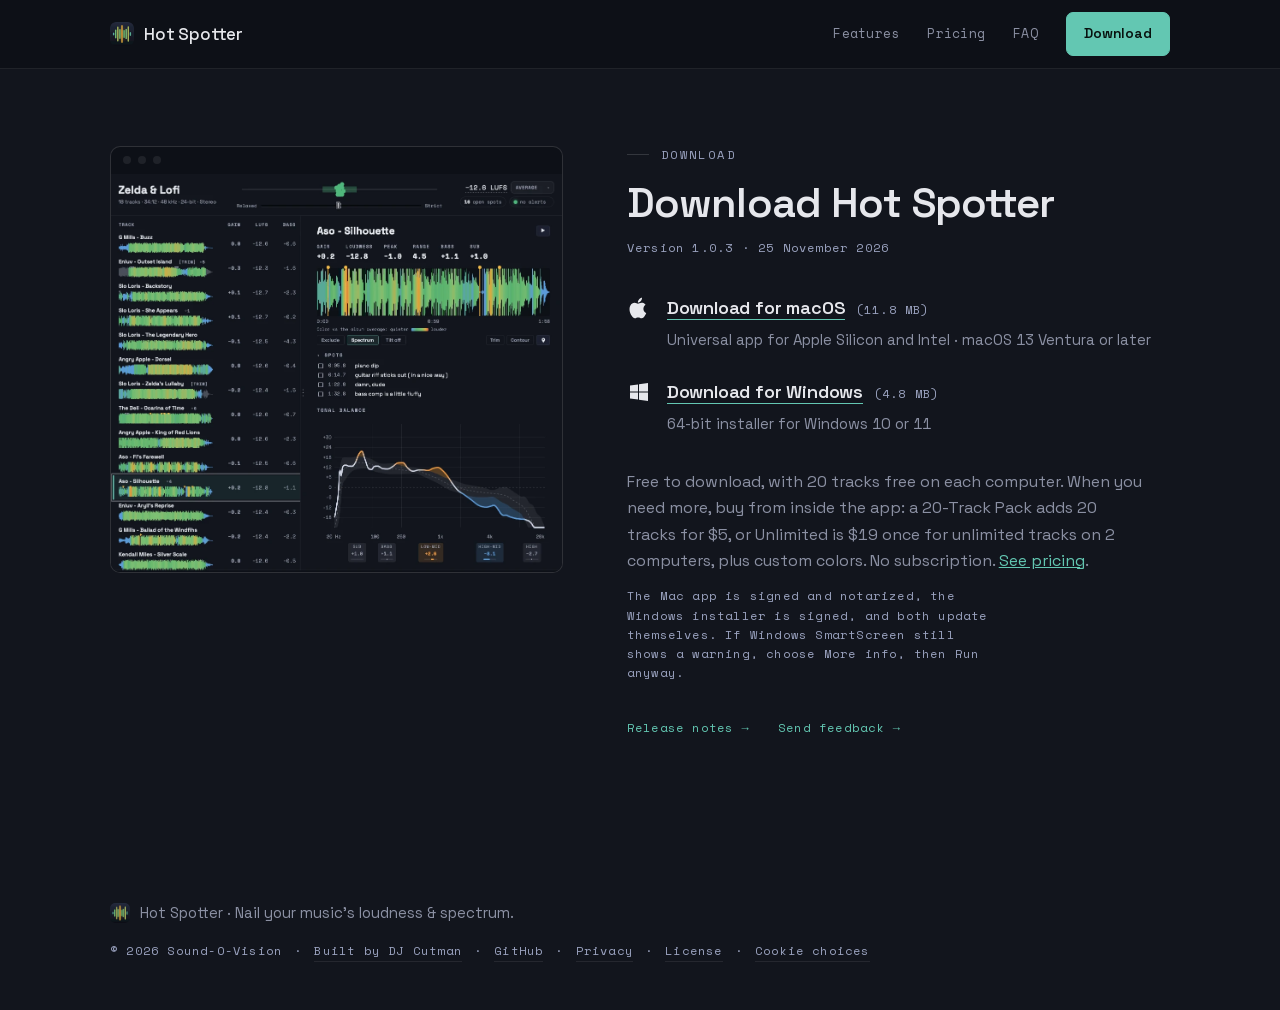
<file: download.html>
<!doctype html>
<html lang="en">
<head>
<meta charset="utf-8">
<meta name="viewport" content="width=device-width, initial-scale=1">
<title>Download Hot Spotter | Album Loudness Meter for Mac</title>
<meta name="description" content="Download Hot Spotter, the album loudness meter for producers: macOS 13+ (signed and notarized) and Windows 10 or 11. Scan 20 tracks free, then add 20 more for $5 or go Unlimited for $19 once.">
<link rel="canonical" href="https://hotspotter.studio/download.html">
<meta name="theme-color" content="#12151d">
<link rel="icon" href="/favicon.ico" sizes="32x32">
<link rel="icon" type="image/png" href="img/app-icon.png">
<link rel="apple-touch-icon" href="/apple-touch-icon.png">
<meta property="og:type" content="website">
<meta property="og:site_name" content="Hot Spotter">
<meta property="og:title" content="Download Hot Spotter | Album Loudness Meter">
<meta property="og:description" content="macOS 13+ and Windows 10 or 11. Scan 20 tracks for free, then add 20 more for $5 or go Unlimited for $19 once. No subscription.">
<meta property="og:url" content="https://hotspotter.studio/download.html">
<meta property="og:image" content="https://hotspotter.studio/img/og-image.png">
<meta property="og:image:width" content="1200">
<meta property="og:image:height" content="630">
<meta property="og:image:alt" content="Hot Spotter app showing an album's loudness-tinted waveforms and per-track LUFS readings">
<meta name="twitter:card" content="summary_large_image">
<link rel="preload" href="fonts/SpaceGrotesk-var.woff2" as="font" type="font/woff2" crossorigin>
<link rel="preload" href="fonts/SpaceMono-Regular.woff2" as="font" type="font/woff2" crossorigin>
<link rel="stylesheet" href="site.css">
</head>
<body>

<a class="skip-link" href="#main">Skip to content</a>

<header class="site-head">
  <div class="wrap head-in">
    <a class="wordmark" href="./">
      <img src="img/app-icon.png" alt="" width="24" height="24" decoding="async">
      <span class="wordmark-name">Hot Spotter</span>
    </a>
    <nav class="head-nav" aria-label="Primary">
      <a class="navlink" href="./#features">Features</a>
      <a class="navlink" href="./#pricing">Pricing</a>
      <a class="navlink" href="./#faq">FAQ</a>
      <a class="btn btn-sm" href="download.html" aria-current="page">Download</a>
    </nav>
  </div>
</header>

<main id="main" class="sec sec-dl">
  <div class="wrap dl-grid">

    <figure class="frame dl-tile">
      <div class="chrome" aria-hidden="true"><span></span><span></span><span></span></div>
      <img src="img/app-tracks-tone.webp" width="1053" height="930" fetchpriority="high" decoding="async" alt="Hot Spotter's Tracks view: 18 tracks with heat-colored waveforms beside one track's details, its notes and its tonal balance against the album.">
    </figure>

    <div class="dl-copy">
      <p class="eyebrow">DOWNLOAD</p>
      <h1>Download Hot Spotter</h1>
      <!-- version/date/sizes: the latest PUBLIC release (github.com/soundovision/hotspotter/releases). Hand-synced here; the script at the bottom refreshes them from the GitHub API when it can. -->
      <p class="dl-ver micro">Version <span data-rel="version">1.0.3</span> · <span data-rel="date">25 November 2026</span></p>

      <ul class="dl-list">
        <li class="dl-row" data-asset="_universal.dmg">
          <svg class="dl-os" viewBox="0 0 24 24" aria-hidden="true"><path fill="currentColor" d="M16.4 12.7c0-2.6 2.1-3.8 2.2-3.9-1.2-1.8-3.1-2-3.7-2-1.6-.2-3.1.9-3.9.9-.8 0-2-.9-3.4-.9-1.7 0-3.3 1-4.2 2.6-1.8 3.1-.5 7.8 1.3 10.3.9 1.2 1.9 2.6 3.2 2.6 1.3-.1 1.8-.8 3.4-.8 1.6 0 2 .8 3.4.8 1.4 0 2.3-1.3 3.1-2.5 1-1.4 1.4-2.8 1.4-2.9-.1 0-2.8-1.1-2.8-4.2zM13.9 5.1c.7-.9 1.2-2.1 1.1-3.3-1 0-2.3.7-3 1.6-.7.8-1.3 2-1.1 3.2 1.1.1 2.3-.6 3-1.5z"/></svg>
          <div>
            <a class="dl-link" href="https://github.com/soundovision/hotspotter/releases/download/v1.0.3/HotSpotter_1.0.3_universal.dmg" rel="noopener">Download for macOS</a>
            <span class="dl-size micro">(<span data-rel="size">11.8 MB</span>)</span>
            <p class="dl-sub">Universal app for Apple Silicon and Intel · macOS 13 Ventura or later</p>
          </div>
        </li>
        <li class="dl-row" data-asset="_x64-setup.exe">
          <svg class="dl-os" viewBox="0 0 24 24" aria-hidden="true"><path fill="currentColor" d="M3 5.5 11 4.4v7.2H3V5.5zm9-1.3L21 3v8.6h-9V4.2zM3 12.4h8v7.2L3 18.5v-6.1zm9 0h9V21l-9-1.3v-7.3z"/></svg>
          <div>
            <a class="dl-link" href="https://github.com/soundovision/hotspotter/releases/download/v1.0.3/HotSpotter_1.0.3_x64-setup.exe" rel="noopener">Download for Windows</a>
            <span class="dl-size micro">(<span data-rel="size">4.8 MB</span>)</span>
            <p class="dl-sub">64-bit installer for Windows 10 or 11</p>
          </div>
        </li>
      </ul>

      <p class="dl-fine">Free to download, with 20 tracks free on each computer. When you need more, buy from inside the app: a 20-Track Pack adds 20 tracks for $5, or Unlimited is $19 once for unlimited tracks on 2 computers, plus custom colors. No subscription. <a href="./#pricing">See pricing</a>.</p>
      <p class="dl-fine micro fine">The Mac app is signed and notarized, the Windows installer is signed, and both update themselves. If Windows SmartScreen still shows a warning, choose More info, then Run anyway.</p>
      <p class="cta-row">
        <a class="ghost micro" href="releases.html">Release notes →</a>
        <a class="ghost micro" href="mailto:support@hotspotter.studio">Send feedback →</a>
      </p>
    </div>

  </div>
</main>

<footer class="site-foot">
  <div class="wrap foot-in">
    <p class="foot-mark">
      <img src="img/app-icon.png" alt="" width="20" height="20" loading="lazy" decoding="async">
    Hot Spotter · Nail your music's loudness &amp; spectrum.</p>
    <p class="micro foot-meta">
      <span>© 2026 Sound-O-Vision</span>
      <span aria-hidden="true">·</span>
      <a href="https://djcutman.com" rel="noopener">Built by DJ Cutman</a>
      <span aria-hidden="true">·</span>
      <a href="https://github.com/soundovision/hotspotter" rel="noopener">GitHub</a>
      <span aria-hidden="true">·</span>
      <a href="privacy.html">Privacy</a>
      <span aria-hidden="true">·</span>
      <a href="eula.html">License</a>
    </p>
  </div>
</footer>

<script defer src="analytics.js"></script>
<script>
// Refresh version, date, sizes and links from the latest public release so
// the page never points at a stale installer. The markup above is the
// fallback if the API is unreachable or rate-limited.
(function () {
  if (!window.fetch) return;
  fetch("https://api.github.com/repos/soundovision/hotspotter/releases/latest", { headers: { Accept: "application/vnd.github+json" } })
    .then(function (r) { return r.ok ? r.json() : null; })
    .then(function (rel) {
      if (!rel || !rel.assets || !rel.tag_name) return;
      var rows = document.querySelectorAll(".dl-row[data-asset]");
      var found = 0;
      rows.forEach(function (row) {
        var suffix = row.dataset.asset;
        var a = rel.assets.filter(function (x) { return x.name.slice(-suffix.length) === suffix; })[0];
        if (!a) return;
        row.querySelector(".dl-link").href = a.browser_download_url;
        row.querySelector('[data-rel="size"]').textContent = (a.size / 1e6).toFixed(1) + " MB";
        found++;
      });
      if (!found) return;
      document.querySelector('[data-rel="version"]').textContent = rel.tag_name.replace(/^v/, "");
      var d = new Date(rel.published_at);
      document.querySelector('[data-rel="date"]').textContent = d.toLocaleDateString("en-GB", { day: "numeric", month: "long", year: "numeric" });
    })
    .catch(function () {});
})();
</script>

</body>
</html>
</file>
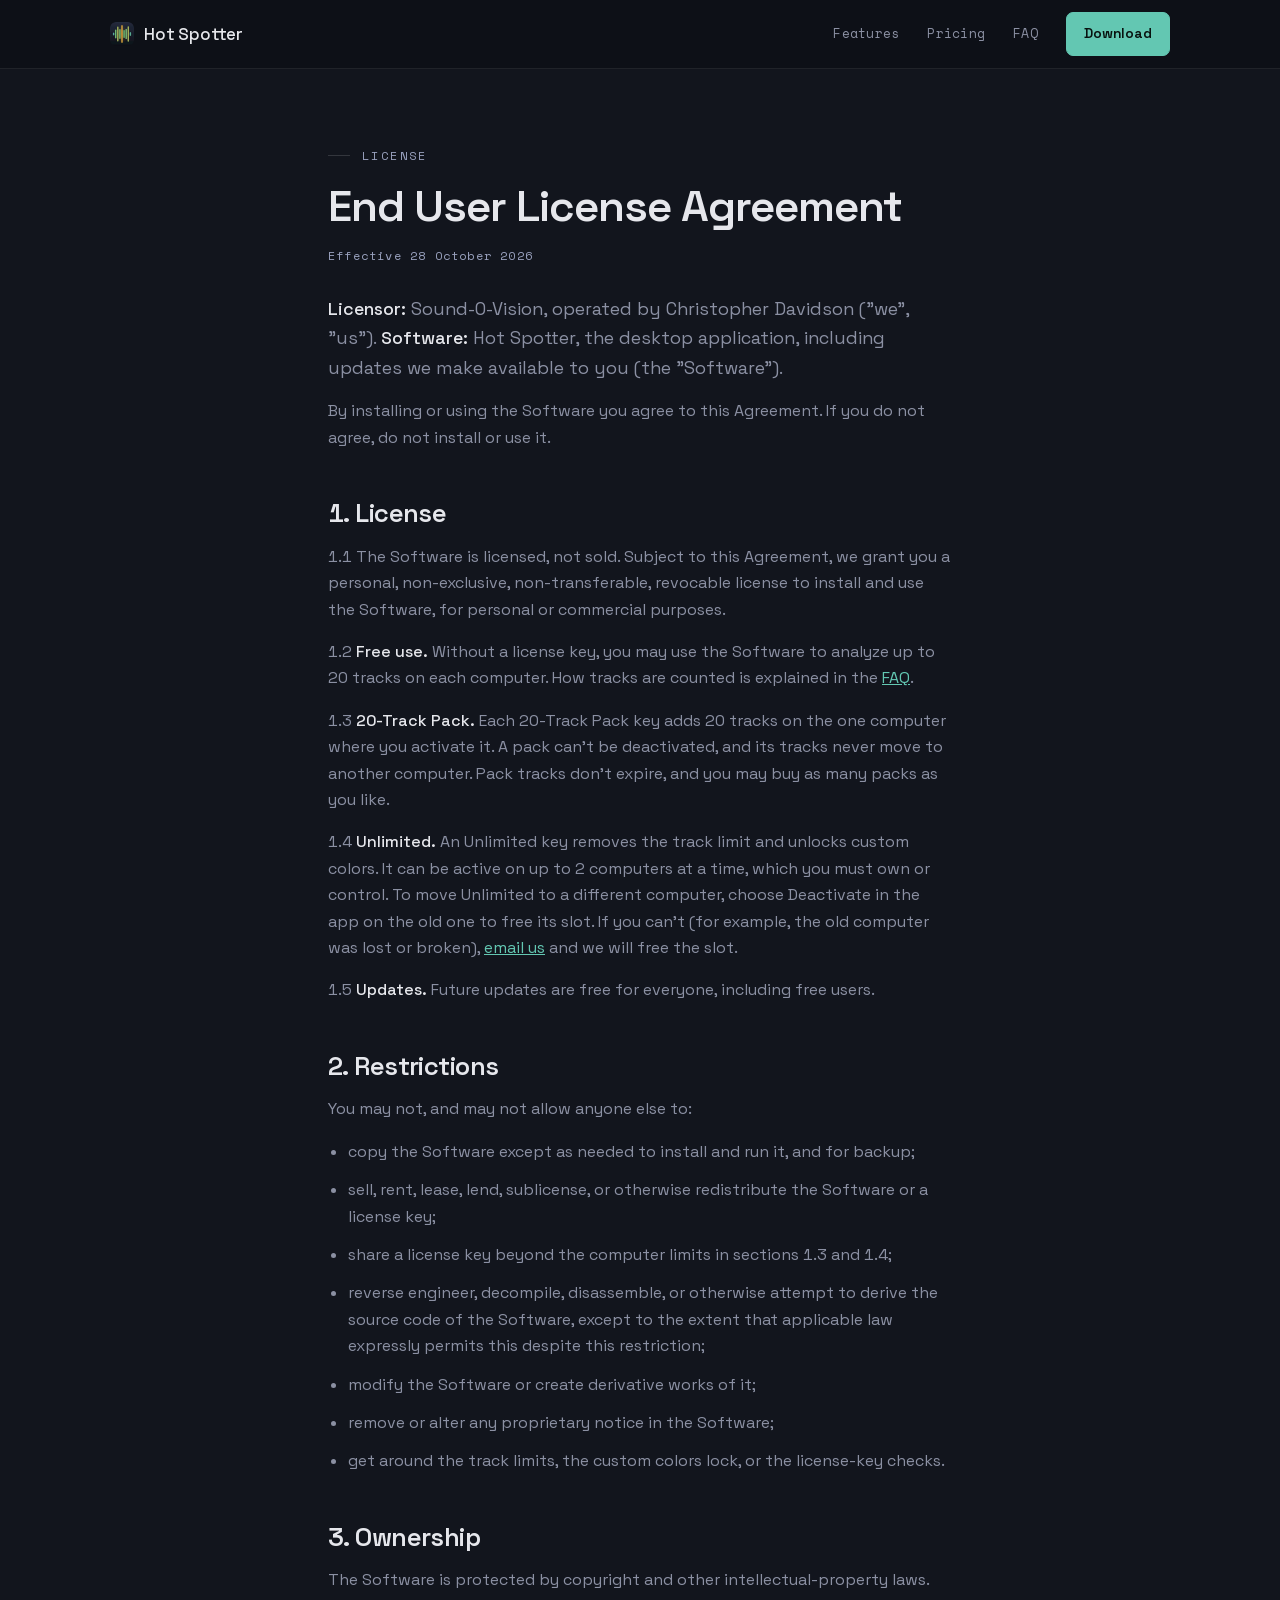
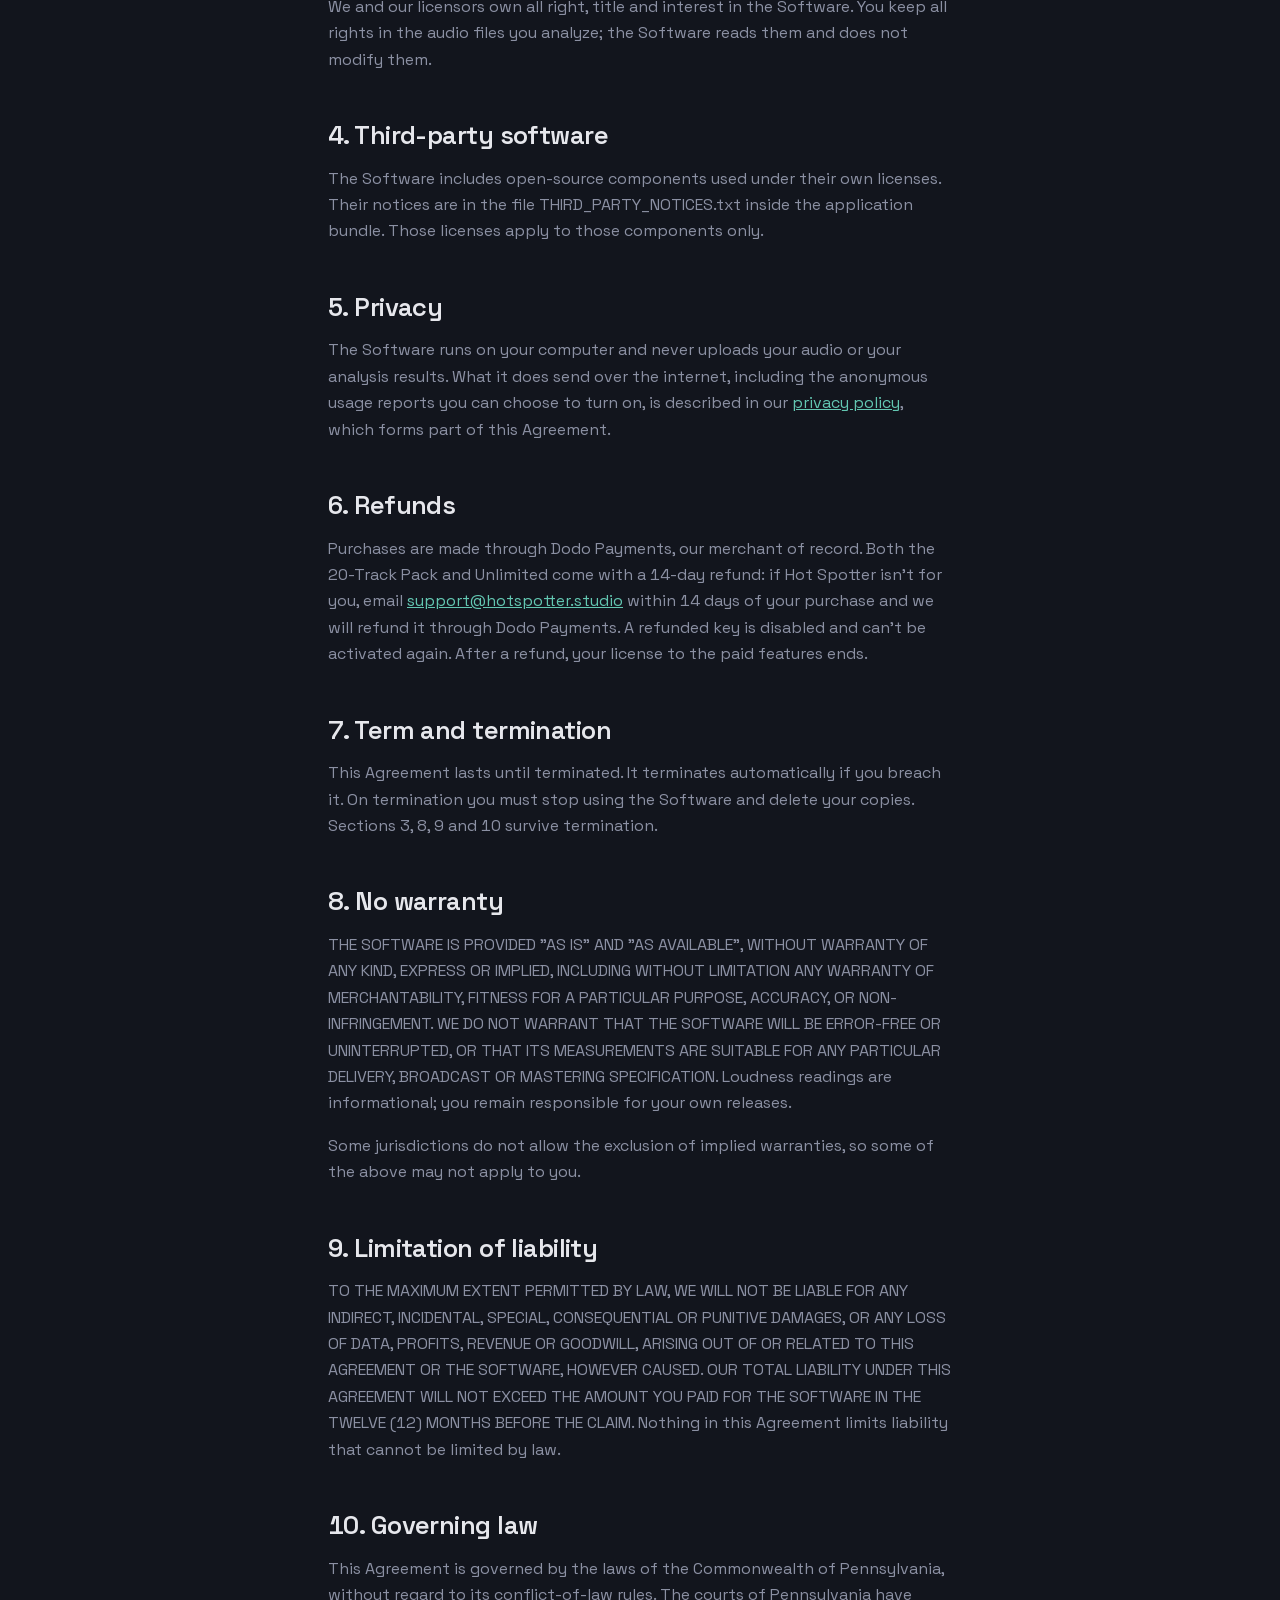
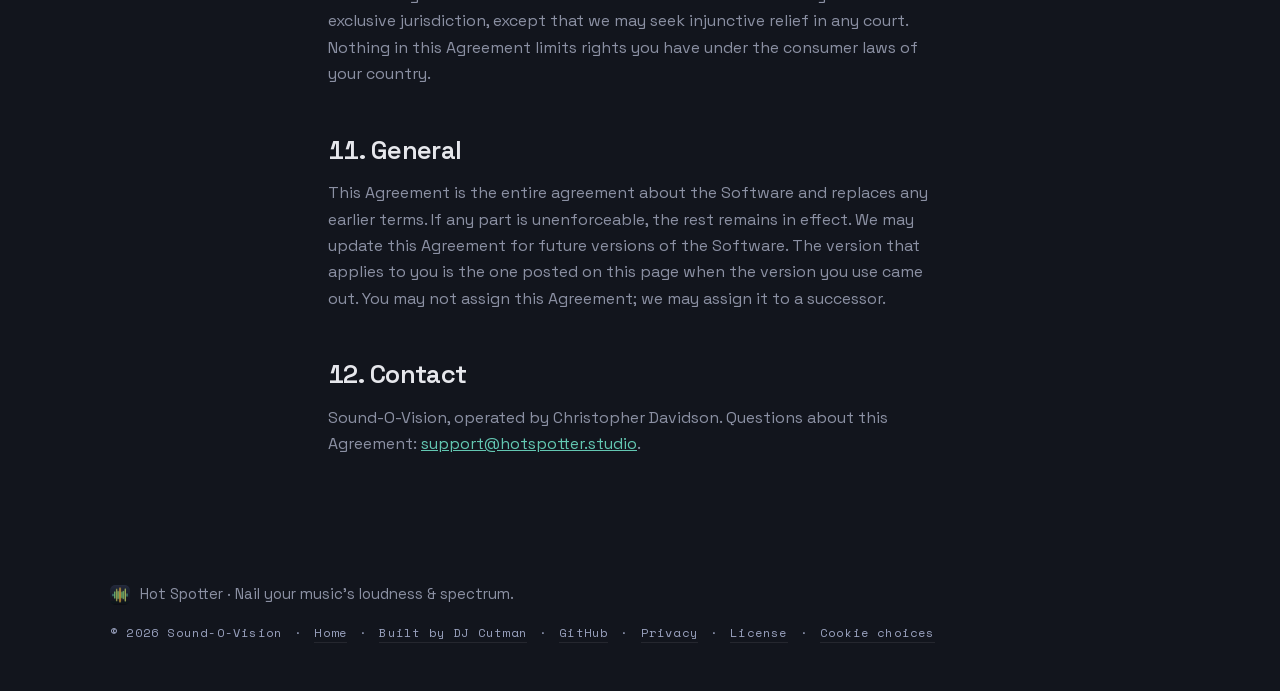
<file: eula.html>
<!doctype html>
<html lang="en">
<head>
<meta charset="utf-8">
<meta name="viewport" content="width=device-width, initial-scale=1">
<title>License | Hot Spotter</title>
<meta name="description" content="The Hot Spotter end user license agreement: free use, 20-Track Packs, Unlimited on 2 computers, free updates, and 14-day refunds.">
<link rel="canonical" href="https://hotspotter.studio/eula.html">
<meta name="theme-color" content="#12151d">
<link rel="icon" href="/favicon.ico" sizes="32x32">
<link rel="icon" type="image/png" href="img/app-icon.png">
<link rel="apple-touch-icon" href="/apple-touch-icon.png">
<meta property="og:type" content="website">
<meta property="og:site_name" content="Hot Spotter">
<meta property="og:title" content="License | Hot Spotter">
<meta property="og:description" content="The Hot Spotter end user license agreement: free use, 20-Track Packs, Unlimited on 2 computers, free updates, and 14-day refunds.">
<meta property="og:url" content="https://hotspotter.studio/eula.html">
<meta property="og:image" content="https://hotspotter.studio/img/og-image.png">
<meta property="og:image:width" content="1200">
<meta property="og:image:height" content="630">
<meta property="og:image:alt" content="Hot Spotter app showing an album's loudness-tinted waveforms and per-track LUFS readings">
<meta name="twitter:card" content="summary">
<link rel="preload" href="fonts/SpaceGrotesk-var.woff2" as="font" type="font/woff2" crossorigin>
<link rel="preload" href="fonts/SpaceMono-Regular.woff2" as="font" type="font/woff2" crossorigin>
<link rel="stylesheet" href="site.css">
</head>
<body>

<a class="skip-link" href="#main">Skip to content</a>

<header class="site-head">
  <div class="wrap head-in">
    <a class="wordmark" href="./">
      <img src="img/app-icon.png" alt="" width="24" height="24" decoding="async">
      <span class="wordmark-name">Hot Spotter</span>
    </a>
    <nav class="head-nav" aria-label="Primary">
      <a class="navlink" href="./#features">Features</a>
      <a class="navlink" href="./#pricing">Pricing</a>
      <a class="navlink" href="./#faq">FAQ</a>
      <a class="btn btn-sm" href="download.html">Download</a>
    </nav>
  </div>
</header>

<main id="main" class="sec legal">
  <div class="wrap">
    <p class="eyebrow">LICENSE</p>
    <h1>End User License Agreement</h1>
    <p class="micro legal-date">Effective 28 October 2026</p>

    <p class="lede"><strong>Licensor:</strong> Sound-O-Vision, operated by Christopher Davidson ("we", "us"). <strong>Software:</strong> Hot Spotter, the desktop application, including updates we make available to you (the "Software").</p>
    <p>By installing or using the Software you agree to this Agreement. If you do not agree, do not install or use it.</p>

    <h2 id="license">1. License</h2>
    <p>1.1 The Software is licensed, not sold. Subject to this Agreement, we grant you a personal, non-exclusive, non-transferable, revocable license to install and use the Software, for personal or commercial purposes.</p>
    <p>1.2 <strong>Free use.</strong> Without a license key, you may use the Software to analyze up to 20 tracks on each computer. How tracks are counted is explained in the <a href="./#free-tracks">FAQ</a>.</p>
    <p>1.3 <strong>20-Track Pack.</strong> Each 20-Track Pack key adds 20 tracks on the one computer where you activate it. A pack can't be deactivated, and its tracks never move to another computer. Pack tracks don't expire, and you may buy as many packs as you like.</p>
    <p>1.4 <strong>Unlimited.</strong> An Unlimited key removes the track limit and unlocks custom colors. It can be active on up to 2 computers at a time, which you must own or control. To move Unlimited to a different computer, choose Deactivate in the app on the old one to free its slot. If you can't (for example, the old computer was lost or broken), <a href="mailto:support@hotspotter.studio">email us</a> and we will free the slot.</p>
    <p>1.5 <strong>Updates.</strong> Future updates are free for everyone, including free users.</p>

    <h2 id="restrictions">2. Restrictions</h2>
    <p>You may not, and may not allow anyone else to:</p>
    <ul>
      <li>copy the Software except as needed to install and run it, and for backup;</li>
      <li>sell, rent, lease, lend, sublicense, or otherwise redistribute the Software or a license key;</li>
      <li>share a license key beyond the computer limits in sections 1.3 and 1.4;</li>
      <li>reverse engineer, decompile, disassemble, or otherwise attempt to derive the source code of the Software, except to the extent that applicable law expressly permits this despite this restriction;</li>
      <li>modify the Software or create derivative works of it;</li>
      <li>remove or alter any proprietary notice in the Software;</li>
      <li>get around the track limits, the custom colors lock, or the license-key checks.</li>
    </ul>

    <h2 id="ownership">3. Ownership</h2>
    <p>The Software is protected by copyright and other intellectual-property laws. We and our licensors own all right, title and interest in the Software. You keep all rights in the audio files you analyze; the Software reads them and does not modify them.</p>

    <h2 id="third-party">4. Third-party software</h2>
    <p>The Software includes open-source components used under their own licenses. Their notices are in the file THIRD_PARTY_NOTICES.txt inside the application bundle. Those licenses apply to those components only.</p>

    <h2 id="privacy">5. Privacy</h2>
    <p>The Software runs on your computer and never uploads your audio or your analysis results. What it does send over the internet, including the anonymous usage reports you can choose to turn on, is described in our <a href="privacy.html">privacy policy</a>, which forms part of this Agreement.</p>

    <h2 id="refunds">6. Refunds</h2>
    <p>Purchases are made through Dodo Payments, our merchant of record. Both the 20-Track Pack and Unlimited come with a 14-day refund: if Hot Spotter isn't for you, email <a href="mailto:support@hotspotter.studio">support@hotspotter.studio</a> within 14 days of your purchase and we will refund it through Dodo Payments. A refunded key is disabled and can't be activated again. After a refund, your license to the paid features ends.</p>

    <h2 id="termination">7. Term and termination</h2>
    <p>This Agreement lasts until terminated. It terminates automatically if you breach it. On termination you must stop using the Software and delete your copies. Sections 3, 8, 9 and 10 survive termination.</p>

    <h2 id="warranty">8. No warranty</h2>
    <p>THE SOFTWARE IS PROVIDED "AS IS" AND "AS AVAILABLE", WITHOUT WARRANTY OF ANY KIND, EXPRESS OR IMPLIED, INCLUDING WITHOUT LIMITATION ANY WARRANTY OF MERCHANTABILITY, FITNESS FOR A PARTICULAR PURPOSE, ACCURACY, OR NON-INFRINGEMENT. WE DO NOT WARRANT THAT THE SOFTWARE WILL BE ERROR-FREE OR UNINTERRUPTED, OR THAT ITS MEASUREMENTS ARE SUITABLE FOR ANY PARTICULAR DELIVERY, BROADCAST OR MASTERING SPECIFICATION. Loudness readings are informational; you remain responsible for your own releases.</p>
    <p>Some jurisdictions do not allow the exclusion of implied warranties, so some of the above may not apply to you.</p>

    <h2 id="liability">9. Limitation of liability</h2>
    <p>TO THE MAXIMUM EXTENT PERMITTED BY LAW, WE WILL NOT BE LIABLE FOR ANY INDIRECT, INCIDENTAL, SPECIAL, CONSEQUENTIAL OR PUNITIVE DAMAGES, OR ANY LOSS OF DATA, PROFITS, REVENUE OR GOODWILL, ARISING OUT OF OR RELATED TO THIS AGREEMENT OR THE SOFTWARE, HOWEVER CAUSED. OUR TOTAL LIABILITY UNDER THIS AGREEMENT WILL NOT EXCEED THE AMOUNT YOU PAID FOR THE SOFTWARE IN THE TWELVE (12) MONTHS BEFORE THE CLAIM. Nothing in this Agreement limits liability that cannot be limited by law.</p>

    <h2 id="law">10. Governing law</h2>
    <p>This Agreement is governed by the laws of the Commonwealth of Pennsylvania, without regard to its conflict-of-law rules. The courts of Pennsylvania have exclusive jurisdiction, except that we may seek injunctive relief in any court. Nothing in this Agreement limits rights you have under the consumer laws of your country.</p>

    <h2 id="general">11. General</h2>
    <p>This Agreement is the entire agreement about the Software and replaces any earlier terms. If any part is unenforceable, the rest remains in effect. We may update this Agreement for future versions of the Software. The version that applies to you is the one posted on this page when the version you use came out. You may not assign this Agreement; we may assign it to a successor.</p>

    <h2 id="contact">12. Contact</h2>
    <p>Sound-O-Vision, operated by Christopher Davidson. Questions about this Agreement: <a href="mailto:support@hotspotter.studio">support@hotspotter.studio</a>.</p>
  </div>
</main>

<footer class="site-foot">
  <div class="wrap foot-in">
    <p class="foot-mark">
      <img src="img/app-icon.png" alt="" width="20" height="20" loading="lazy" decoding="async">
      Hot Spotter · Nail your music's loudness &amp; spectrum.
    </p>
    <p class="micro foot-meta">
      <span>© 2026 Sound-O-Vision</span>
      <span aria-hidden="true">·</span>
      <a href="./">Home</a>
      <span aria-hidden="true">·</span>
      <a href="https://djcutman.com" rel="noopener">Built by DJ Cutman</a>
      <span aria-hidden="true">·</span>
      <a href="https://github.com/soundovision/hotspotter" rel="noopener">GitHub</a>
      <span aria-hidden="true">·</span>
      <a href="privacy.html">Privacy</a>
      <span aria-hidden="true">·</span>
      <a href="eula.html" aria-current="page">License</a>
    </p>
  </div>
</footer>

<script defer src="analytics.js"></script>

</body>
</html>
</file>
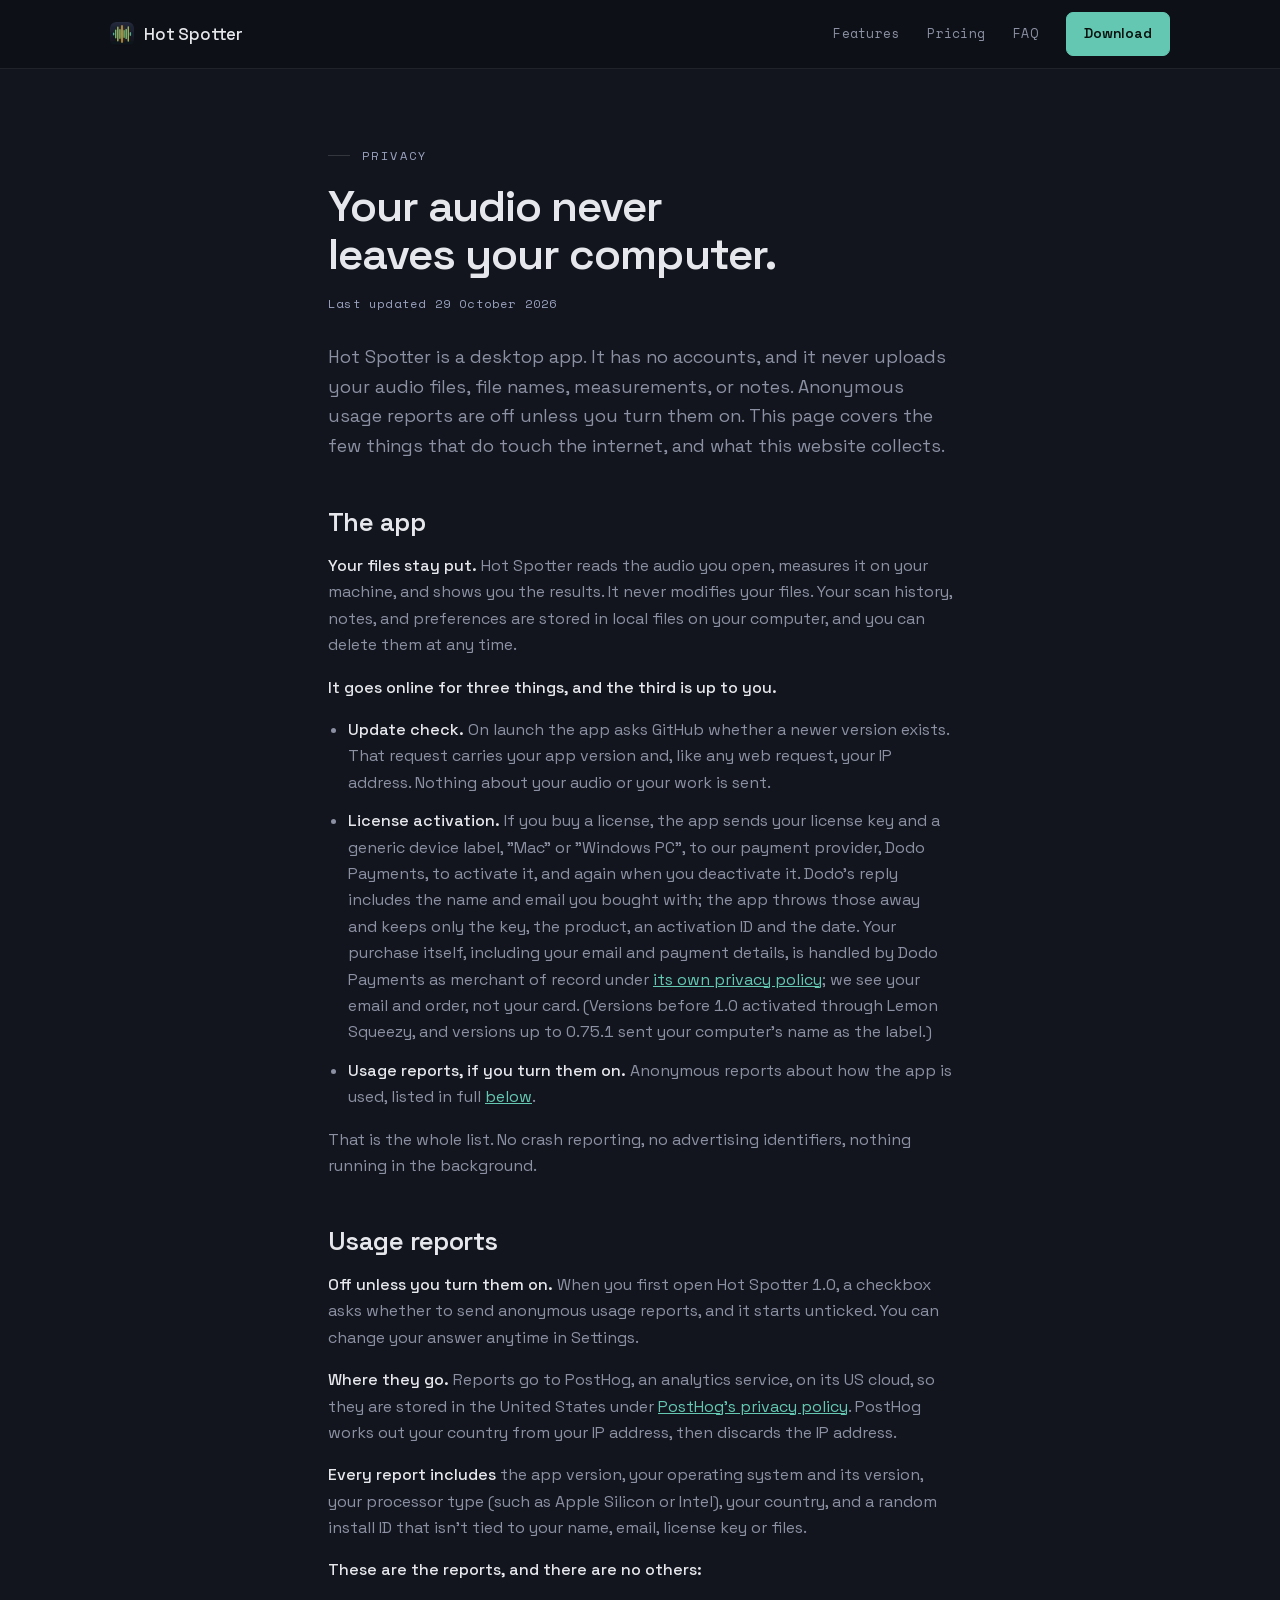
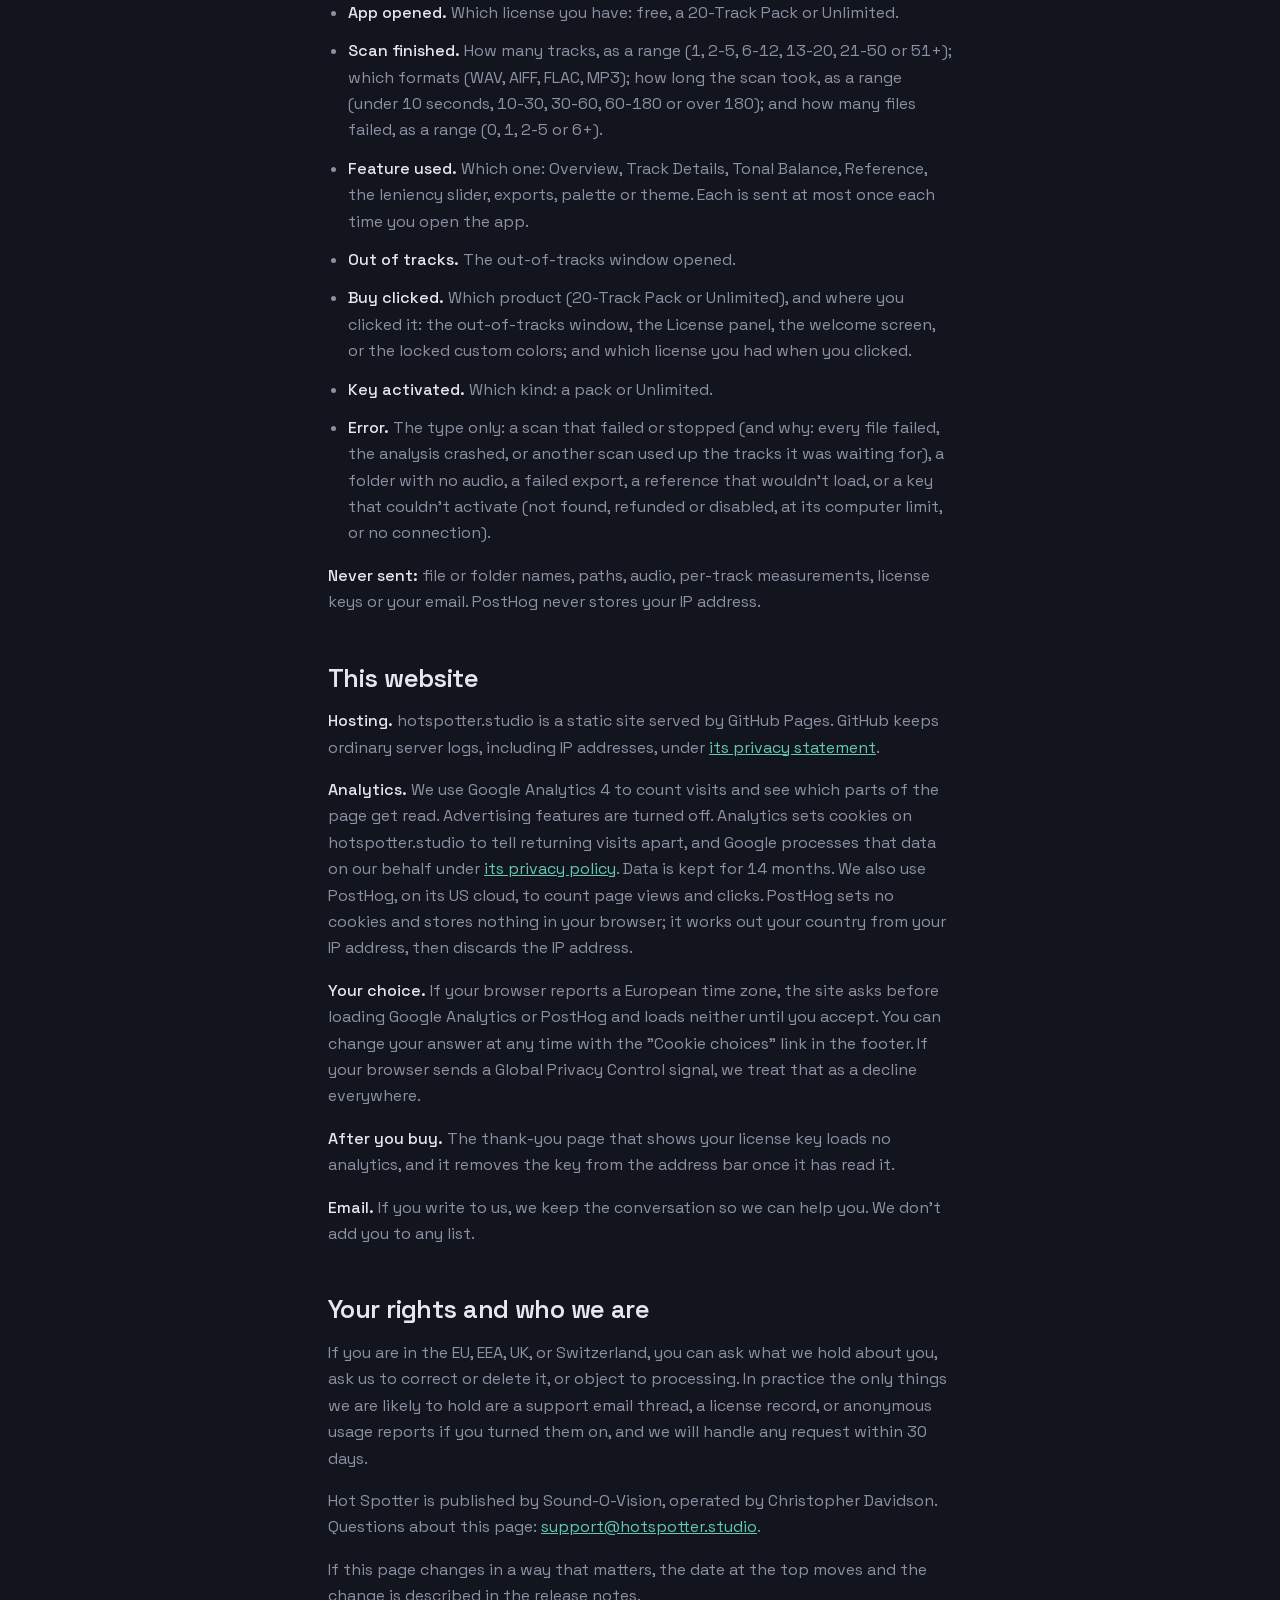
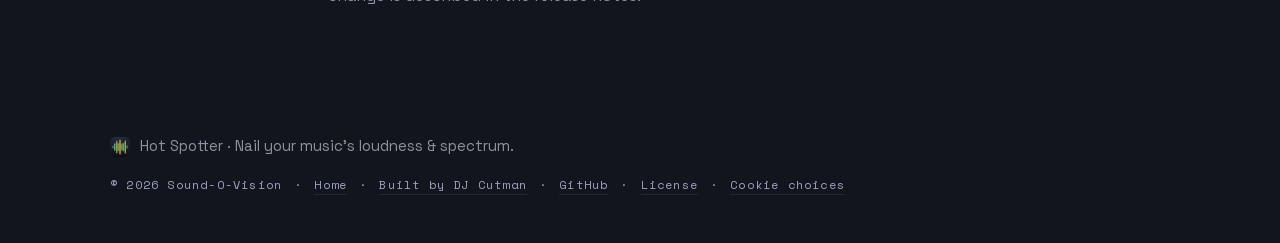
<file: privacy.html>
<!doctype html>
<html lang="en">
<head>
<meta charset="utf-8">
<meta name="viewport" content="width=device-width, initial-scale=1">
<title>Privacy | Hot Spotter</title>
<meta name="description" content="Hot Spotter runs entirely on your computer and never sends your audio or results anywhere. What the app and this website do and don't collect.">
<link rel="canonical" href="https://hotspotter.studio/privacy.html">
<meta name="theme-color" content="#12151d">
<link rel="icon" href="/favicon.ico" sizes="32x32">
<link rel="icon" type="image/png" href="img/app-icon.png">
<link rel="apple-touch-icon" href="/apple-touch-icon.png">
<meta property="og:type" content="website">
<meta property="og:site_name" content="Hot Spotter">
<meta property="og:title" content="Privacy | Hot Spotter">
<meta property="og:description" content="Hot Spotter runs entirely on your computer and never sends your audio or results anywhere. What the app and this website do and don't collect.">
<meta property="og:url" content="https://hotspotter.studio/privacy.html">
<meta property="og:image" content="https://hotspotter.studio/img/og-image.png">
<meta property="og:image:width" content="1200">
<meta property="og:image:height" content="630">
<meta property="og:image:alt" content="Hot Spotter app showing an album's loudness-tinted waveforms and per-track LUFS readings">
<meta name="twitter:card" content="summary">
<link rel="preload" href="fonts/SpaceGrotesk-var.woff2" as="font" type="font/woff2" crossorigin>
<link rel="preload" href="fonts/SpaceMono-Regular.woff2" as="font" type="font/woff2" crossorigin>
<link rel="stylesheet" href="site.css">
<!-- Draft 2026-09-05 for owner review. Not legal advice; have a lawyer read it before launch. -->
</head>
<body>

<a class="skip-link" href="#main">Skip to content</a>

<header class="site-head">
  <div class="wrap head-in">
    <a class="wordmark" href="./">
      <img src="img/app-icon.png" alt="" width="24" height="24" decoding="async">
      <span class="wordmark-name">Hot Spotter</span>
    </a>
    <nav class="head-nav" aria-label="Primary">
      <a class="navlink" href="./#features">Features</a>
      <a class="navlink" href="./#pricing">Pricing</a>
      <a class="navlink" href="./#faq">FAQ</a>
      <a class="btn btn-sm" href="download.html">Download</a>
    </nav>
  </div>
</header>

<main id="main" class="sec legal">
  <div class="wrap">
    <p class="eyebrow">PRIVACY</p>
    <h1>Your audio never leaves your computer.</h1>
    <p class="micro legal-date">Last updated 29 October 2026</p>

    <p class="lede">Hot Spotter is a desktop app. It has no accounts, and it never uploads your audio files, file names, measurements, or notes. Anonymous usage reports are off unless you turn them on. This page covers the few things that do touch the internet, and what this website collects.</p>

    <h2>The app</h2>
    <p><strong>Your files stay put.</strong> Hot Spotter reads the audio you open, measures it on your machine, and shows you the results. It never modifies your files. Your scan history, notes, and preferences are stored in local files on your computer, and you can delete them at any time.</p>
    <p><strong>It goes online for three things, and the third is up to you.</strong></p>
    <ul>
      <li><strong>Update check.</strong> On launch the app asks GitHub whether a newer version exists. That request carries your app version and, like any web request, your IP address. Nothing about your audio or your work is sent.</li>
      <li><strong>License activation.</strong> If you buy a license, the app sends your license key and a generic device label, "Mac" or "Windows PC", to our payment provider, Dodo Payments, to activate it, and again when you deactivate it. Dodo's reply includes the name and email you bought with; the app throws those away and keeps only the key, the product, an activation ID and the date. Your purchase itself, including your email and payment details, is handled by Dodo Payments as merchant of record under <a href="https://dodopayments.com/legal/privacy-policy" rel="noopener">its own privacy policy</a>; we see your email and order, not your card. (Versions before 1.0 activated through Lemon Squeezy, and versions up to 0.75.1 sent your computer's name as the label.)</li>
      <li><strong>Usage reports, if you turn them on.</strong> Anonymous reports about how the app is used, listed in full <a href="#usage">below</a>.</li>
    </ul>
    <p>That is the whole list. No crash reporting, no advertising identifiers, nothing running in the background.</p>

    <h2 id="usage">Usage reports</h2>
    <p><strong>Off unless you turn them on.</strong> When you first open Hot Spotter 1.0, a checkbox asks whether to send anonymous usage reports, and it starts unticked. You can change your answer anytime in Settings.</p>
    <p><strong>Where they go.</strong> Reports go to PostHog, an analytics service, on its US cloud, so they are stored in the United States under <a href="https://posthog.com/privacy" rel="noopener">PostHog's privacy policy</a>. PostHog works out your country from your IP address, then discards the IP address.</p>
    <p><strong>Every report includes</strong> the app version, your operating system and its version, your processor type (such as Apple Silicon or Intel), your country, and a random install ID that isn't tied to your name, email, license key or files.</p>
    <p><strong>These are the reports, and there are no others:</strong></p>
    <ul>
      <li><strong>App opened.</strong> Which license you have: free, a 20-Track Pack or Unlimited.</li>
      <li><strong>Scan finished.</strong> How many tracks, as a range (1, 2-5, 6-12, 13-20, 21-50 or 51+); which formats (WAV, AIFF, FLAC, MP3); how long the scan took, as a range (under 10 seconds, 10-30, 30-60, 60-180 or over 180); and how many files failed, as a range (0, 1, 2-5 or 6+).</li>
      <li><strong>Feature used.</strong> Which one: Overview, Track Details, Tonal Balance, Reference, the leniency slider, exports, palette or theme. Each is sent at most once each time you open the app.</li>
      <li><strong>Out of tracks.</strong> The out-of-tracks window opened.</li>
      <li><strong>Buy clicked.</strong> Which product (20-Track Pack or Unlimited), and where you clicked it: the out-of-tracks window, the License panel, the welcome screen, or the locked custom colors; and which license you had when you clicked.</li>
      <li><strong>Key activated.</strong> Which kind: a pack or Unlimited.</li>
      <li><strong>Error.</strong> The type only: a scan that failed or stopped (and why: every file failed, the analysis crashed, or another scan used up the tracks it was waiting for), a folder with no audio, a failed export, a reference that wouldn't load, or a key that couldn't activate (not found, refunded or disabled, at its computer limit, or no connection).</li>
    </ul>
    <p><strong>Never sent:</strong> file or folder names, paths, audio, per-track measurements, license keys or your email. PostHog never stores your IP address.</p>

    <h2>This website</h2>
    <p><strong>Hosting.</strong> hotspotter.studio is a static site served by GitHub Pages. GitHub keeps ordinary server logs, including IP addresses, under <a href="https://docs.github.com/site-policy/privacy-policies/github-general-privacy-statement" rel="noopener">its privacy statement</a>.</p>
    <p><strong>Analytics.</strong> We use Google Analytics 4 to count visits and see which parts of the page get read. Advertising features are turned off. Analytics sets cookies on hotspotter.studio to tell returning visits apart, and Google processes that data on our behalf under <a href="https://policies.google.com/privacy" rel="noopener">its privacy policy</a>. Data is kept for 14 months. We also use PostHog, on its US cloud, to count page views and clicks. PostHog sets no cookies and stores nothing in your browser; it works out your country from your IP address, then discards the IP address.</p>
    <p><strong>Your choice.</strong> If your browser reports a European time zone, the site asks before loading Google Analytics or PostHog and loads neither until you accept. You can change your answer at any time with the "Cookie choices" link in the footer. If your browser sends a Global Privacy Control signal, we treat that as a decline everywhere.</p>
    <p><strong>After you buy.</strong> The thank-you page that shows your license key loads no analytics, and it removes the key from the address bar once it has read it.</p>
    <p><strong>Email.</strong> If you write to us, we keep the conversation so we can help you. We don't add you to any list.</p>

    <h2>Your rights and who we are</h2>
    <p>If you are in the EU, EEA, UK, or Switzerland, you can ask what we hold about you, ask us to correct or delete it, or object to processing. In practice the only things we are likely to hold are a support email thread, a license record, or anonymous usage reports if you turned them on, and we will handle any request within 30 days.</p>
    <p>Hot Spotter is published by Sound-O-Vision, operated by Christopher Davidson. Questions about this page: <a href="mailto:support@hotspotter.studio">support@hotspotter.studio</a>.</p>
    <p>If this page changes in a way that matters, the date at the top moves and the change is described in the release notes.</p>
  </div>
</main>

<footer class="site-foot">
  <div class="wrap foot-in">
    <p class="foot-mark">
      <img src="img/app-icon.png" alt="" width="20" height="20" loading="lazy" decoding="async">
      Hot Spotter · Nail your music's loudness &amp; spectrum.
    </p>
    <p class="micro foot-meta">
      <span>© 2026 Sound-O-Vision</span>
      <span aria-hidden="true">·</span>
      <a href="./">Home</a>
      <span aria-hidden="true">·</span>
      <a href="https://djcutman.com" rel="noopener">Built by DJ Cutman</a>
      <span aria-hidden="true">·</span>
      <a href="https://github.com/soundovision/hotspotter" rel="noopener">GitHub</a>
      <span aria-hidden="true">·</span>
      <a href="eula.html">License</a>
    </p>
  </div>
</footer>

<script defer src="analytics.js"></script>

</body>
</html>
</file>
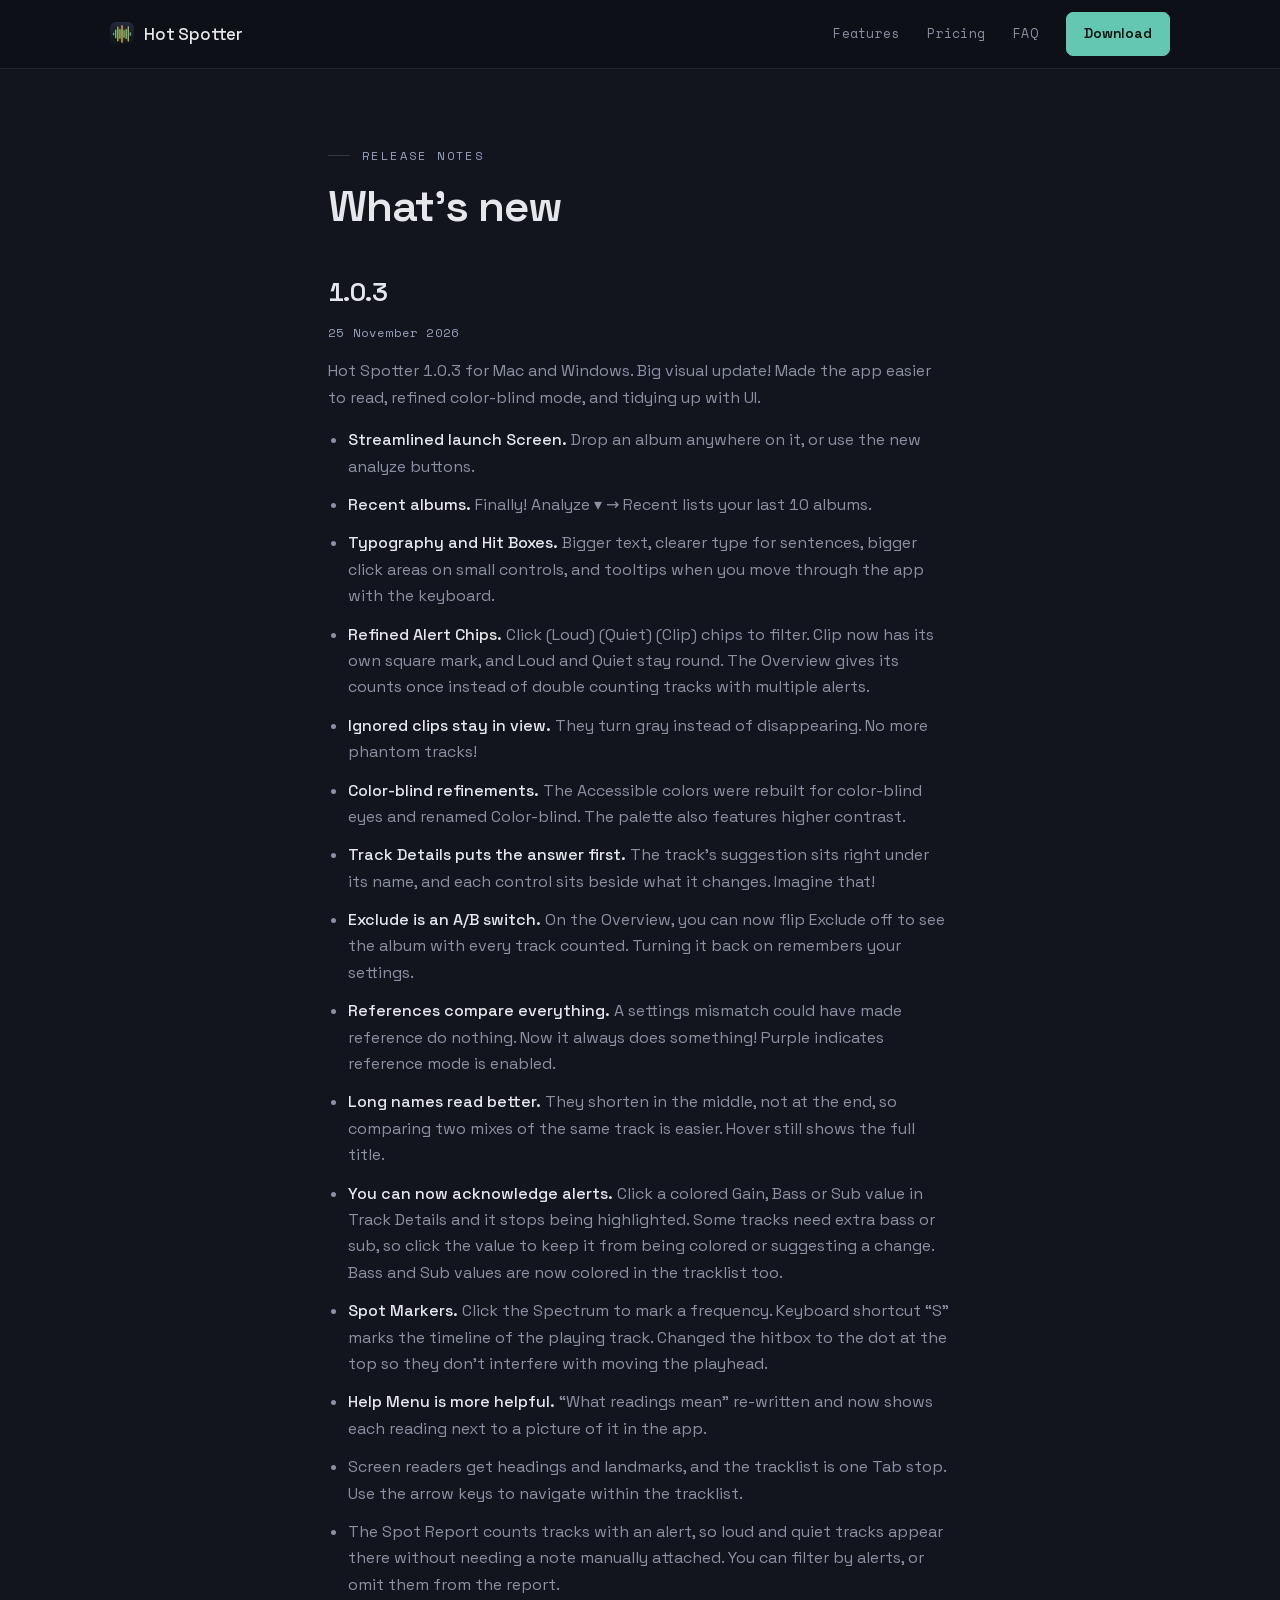
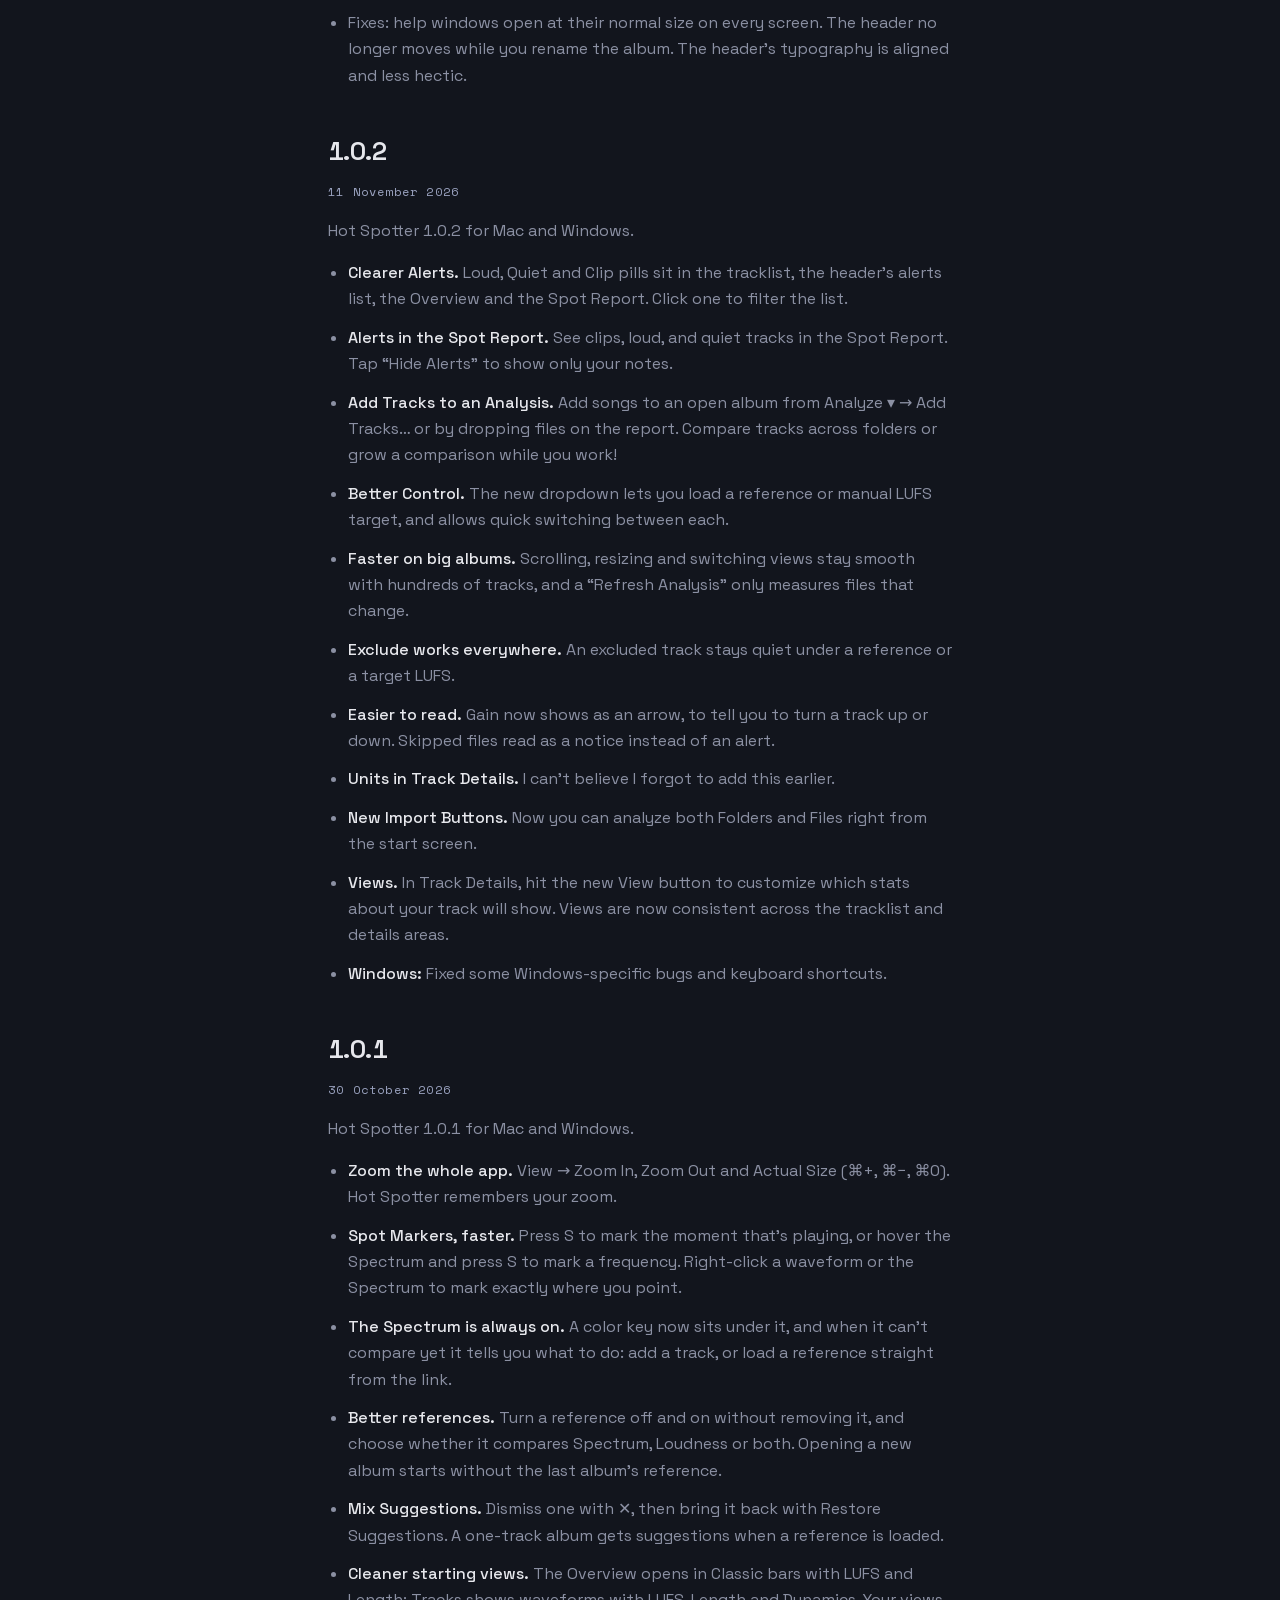
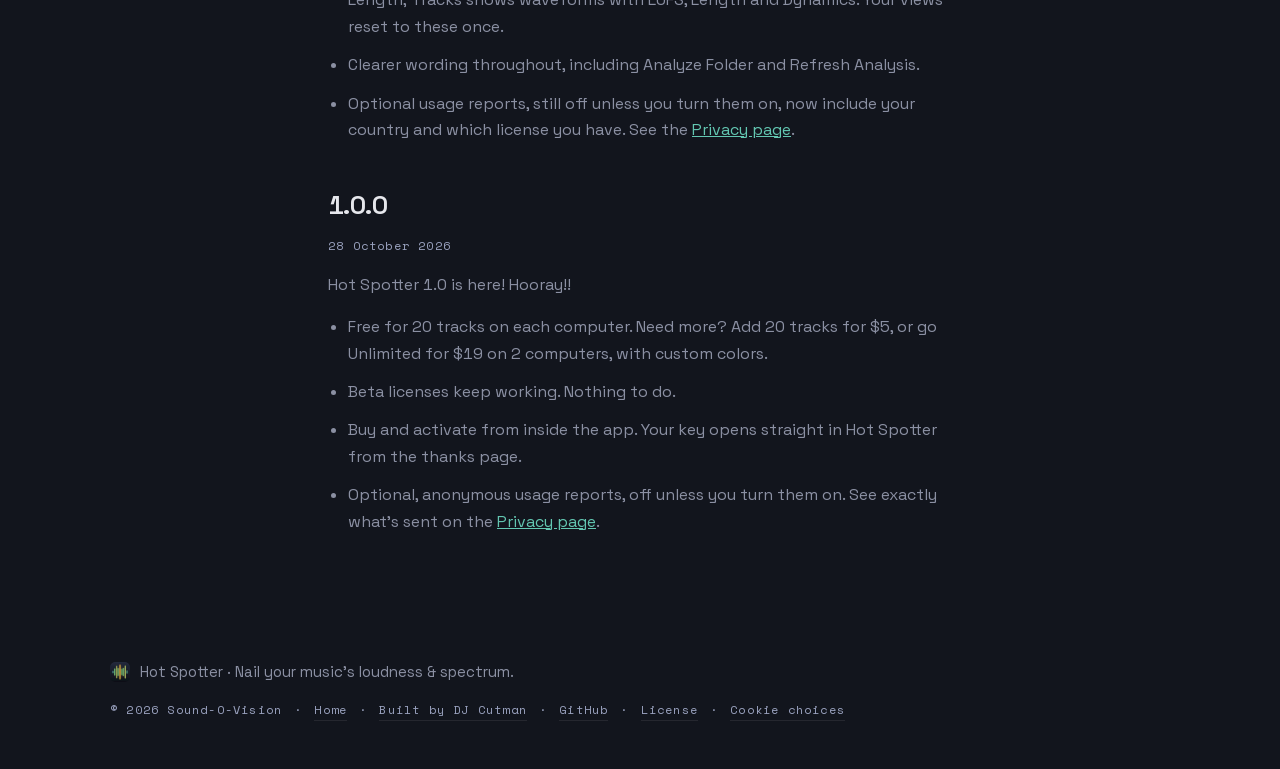
<file: releases.html>
<!doctype html>
<html lang="en">
<head>
<meta charset="utf-8">
<meta name="viewport" content="width=device-width, initial-scale=1">
<title>Release Notes | Hot Spotter</title>
<meta name="description" content="What's new in each version of Hot Spotter.">
<link rel="canonical" href="https://hotspotter.studio/releases.html">
<meta name="theme-color" content="#12151d">
<link rel="icon" href="/favicon.ico" sizes="32x32">
<link rel="icon" type="image/png" href="img/app-icon.png">
<link rel="apple-touch-icon" href="/apple-touch-icon.png">
<meta property="og:type" content="website">
<meta property="og:site_name" content="Hot Spotter">
<meta property="og:title" content="Release Notes | Hot Spotter">
<meta property="og:description" content="What's new in each version of Hot Spotter.">
<meta property="og:url" content="https://hotspotter.studio/releases.html">
<meta property="og:image" content="https://hotspotter.studio/img/og-image.png">
<meta property="og:image:width" content="1200">
<meta property="og:image:height" content="630">
<meta property="og:image:alt" content="Hot Spotter app showing an album's loudness-tinted waveforms and per-track LUFS readings">
<meta name="twitter:card" content="summary">
<link rel="preload" href="fonts/SpaceGrotesk-var.woff2" as="font" type="font/woff2" crossorigin>
<link rel="preload" href="fonts/SpaceMono-Regular.woff2" as="font" type="font/woff2" crossorigin>
<link rel="stylesheet" href="site.css">
<!-- New release: add an entry at the top of <main>, newest first. -->
</head>
<body>

<a class="skip-link" href="#main">Skip to content</a>

<header class="site-head">
  <div class="wrap head-in">
    <a class="wordmark" href="./">
      <img src="img/app-icon.png" alt="" width="24" height="24" decoding="async">
      <span class="wordmark-name">Hot Spotter</span>
    </a>
    <nav class="head-nav" aria-label="Primary">
      <a class="navlink" href="./#features">Features</a>
      <a class="navlink" href="./#pricing">Pricing</a>
      <a class="navlink" href="./#faq">FAQ</a>
      <a class="btn btn-sm" href="download.html">Download</a>
    </nav>
  </div>
</header>

<main id="main" class="sec legal">
  <div class="wrap">
    <p class="eyebrow">RELEASE NOTES</p>
    <h1>What's new</h1>

    <h2 id="v1.0.3">1.0.3</h2>
    <p class="micro legal-date">25 November 2026</p>
    <p>Hot Spotter 1.0.3 for Mac and Windows. Big visual update! Made the app easier to read, refined color-blind mode, and tidying up with UI.</p>
    <ul>
      <li><strong>Streamlined launch Screen.</strong> Drop an album anywhere on it, or use the new analyze buttons.</li>
      <li><strong>Recent albums.</strong> Finally! Analyze ▾ → Recent lists your last 10 albums.</li>
      <li><strong>Typography and Hit Boxes.</strong> Bigger text, clearer type for sentences, bigger click areas on small controls, and tooltips when you move through the app with the keyboard.</li>
      <li><strong>Refined Alert Chips.</strong> Click (Loud) (Quiet) (Clip) chips to filter. Clip now has its own square mark, and Loud and Quiet stay round. The Overview gives its counts once instead of double counting tracks with multiple alerts.</li>
      <li><strong>Ignored clips stay in view.</strong> They turn gray instead of disappearing. No more phantom tracks!</li>
      <li><strong>Color-blind refinements.</strong> The Accessible colors were rebuilt for color-blind eyes and renamed Color-blind. The palette also features higher contrast.</li>
      <li><strong>Track Details puts the answer first.</strong> The track's suggestion sits right under its name, and each control sits beside what it changes. Imagine that!</li>
      <li><strong>Exclude is an A/B switch.</strong> On the Overview, you can now flip Exclude off to see the album with every track counted. Turning it back on remembers your settings.</li>
      <li><strong>References compare everything.</strong> A settings mismatch could have made reference do nothing. Now it always does something! Purple indicates reference mode is enabled.</li>
      <li><strong>Long names read better.</strong> They shorten in the middle, not at the end, so comparing two mixes of the same track is easier. Hover still shows the full title.</li>
      <li><strong>You can now acknowledge alerts.</strong> Click a colored Gain, Bass or Sub value in Track Details and it stops being highlighted. Some tracks need extra bass or sub, so click the value to keep it from being colored or suggesting a change. Bass and Sub values are now colored in the tracklist too.</li>
      <li><strong>Spot Markers.</strong> Click the Spectrum to mark a frequency. Keyboard shortcut “S” marks the timeline of the playing track. Changed the hitbox to the dot at the top so they don’t interfere with moving the playhead.</li>
      <li><strong>Help Menu is more helpful.</strong> “What readings mean” re-written and now shows each reading next to a picture of it in the app.</li>
      <li>Screen readers get headings and landmarks, and the tracklist is one Tab stop. Use the arrow keys to navigate within the tracklist.</li>
      <li>The Spot Report counts tracks with an alert, so loud and quiet tracks appear there without needing a note manually attached. You can filter by alerts, or omit them from the report.</li>
      <li>Fixes: help windows open at their normal size on every screen. The header no longer moves while you rename the album. The header’s typography is aligned and less hectic.</li>
    </ul>

    <h2 id="v1.0.2">1.0.2</h2>
    <p class="micro legal-date">11 November 2026</p>
    <p>Hot Spotter 1.0.2 for Mac and Windows.</p>
    <ul>
      <li><strong>Clearer Alerts.</strong> Loud, Quiet and Clip pills sit in the tracklist, the header's alerts list, the Overview and the Spot Report. Click one to filter the list.</li>
      <li><strong>Alerts in the Spot Report.</strong> See clips, loud, and quiet tracks in the Spot Report. Tap “Hide Alerts” to show only your notes.</li>
      <li><strong>Add Tracks to an Analysis.</strong> Add songs to an open album from Analyze ▾ → Add Tracks… or by dropping files on the report. Compare tracks across folders or grow a comparison while you work!</li>
      <li><strong>Better Control.</strong> The new dropdown lets you load a reference or manual LUFS target, and allows quick switching between each.</li>
      <li><strong>Faster on big albums.</strong> Scrolling, resizing and switching views stay smooth with hundreds of tracks, and a “Refresh Analysis” only measures files that change.</li>
      <li><strong>Exclude works everywhere.</strong> An excluded track stays quiet under a reference or a target LUFS.</li>
      <li><strong>Easier to read.</strong> Gain now shows as an arrow, to tell you to turn a track up or down. Skipped files read as a notice instead of an alert.</li>
      <li><strong>Units in Track Details.</strong> I can’t believe I forgot to add this earlier.</li>
      <li><strong>New Import Buttons.</strong> Now you can analyze both Folders and Files right from the start screen.</li>
      <li><strong>Views.</strong> In Track Details, hit the new View button to customize which stats about your track will show. Views are now consistent across the tracklist and details areas.</li>
      <li><strong>Windows:</strong> Fixed some Windows-specific bugs and keyboard shortcuts.</li>
    </ul>

    <h2 id="v1.0.1">1.0.1</h2>
    <p class="micro legal-date">30 October 2026</p>
    <p>Hot Spotter 1.0.1 for Mac and Windows.</p>
    <ul>
      <li><strong>Zoom the whole app.</strong> View → Zoom In, Zoom Out and Actual Size (⌘+, ⌘−, ⌘0). Hot Spotter remembers your zoom.</li>
      <li><strong>Spot Markers, faster.</strong> Press S to mark the moment that's playing, or hover the Spectrum and press S to mark a frequency. Right-click a waveform or the Spectrum to mark exactly where you point.</li>
      <li><strong>The Spectrum is always on.</strong> A color key now sits under it, and when it can't compare yet it tells you what to do: add a track, or load a reference straight from the link.</li>
      <li><strong>Better references.</strong> Turn a reference off and on without removing it, and choose whether it compares Spectrum, Loudness or both. Opening a new album starts without the last album's reference.</li>
      <li><strong>Mix Suggestions.</strong> Dismiss one with ✕, then bring it back with Restore Suggestions. A one-track album gets suggestions when a reference is loaded.</li>
      <li><strong>Cleaner starting views.</strong> The Overview opens in Classic bars with LUFS and Length; Tracks shows waveforms with LUFS, Length and Dynamics. Your views reset to these once.</li>
      <li>Clearer wording throughout, including Analyze Folder and Refresh Analysis.</li>
      <li>Optional usage reports, still off unless you turn them on, now include your country and which license you have. See the <a href="privacy.html#usage">Privacy page</a>.</li>
    </ul>

    <h2 id="v1.0.0">1.0.0</h2>
    <p class="micro legal-date">28 October 2026</p>
    <p>Hot Spotter 1.0 is here! Hooray!!</p>
    <ul>
      <li>Free for 20 tracks on each computer. Need more? Add 20 tracks for $5, or go Unlimited for $19 on 2 computers, with custom colors.</li>
      <li>Beta licenses keep working. Nothing to do.</li>
      <li>Buy and activate from inside the app. Your key opens straight in Hot Spotter from the thanks page.</li>
      <li>Optional, anonymous usage reports, off unless you turn them on. See exactly what's sent on the <a href="privacy.html#usage">Privacy page</a>.</li>
    </ul>
  </div>
</main>

<footer class="site-foot">
  <div class="wrap foot-in">
    <p class="foot-mark">
      <img src="img/app-icon.png" alt="" width="20" height="20" loading="lazy" decoding="async">
      Hot Spotter · Nail your music's loudness &amp; spectrum.
    </p>
    <p class="micro foot-meta">
      <span>© 2026 Sound-O-Vision</span>
      <span aria-hidden="true">·</span>
      <a href="./">Home</a>
      <span aria-hidden="true">·</span>
      <a href="https://djcutman.com" rel="noopener">Built by DJ Cutman</a>
      <span aria-hidden="true">·</span>
      <a href="https://github.com/soundovision/hotspotter" rel="noopener">GitHub</a>
      <span aria-hidden="true">·</span>
      <a href="eula.html">License</a>
    </p>
  </div>
</footer>

<script defer src="analytics.js"></script>

</body>
</html>
</file>
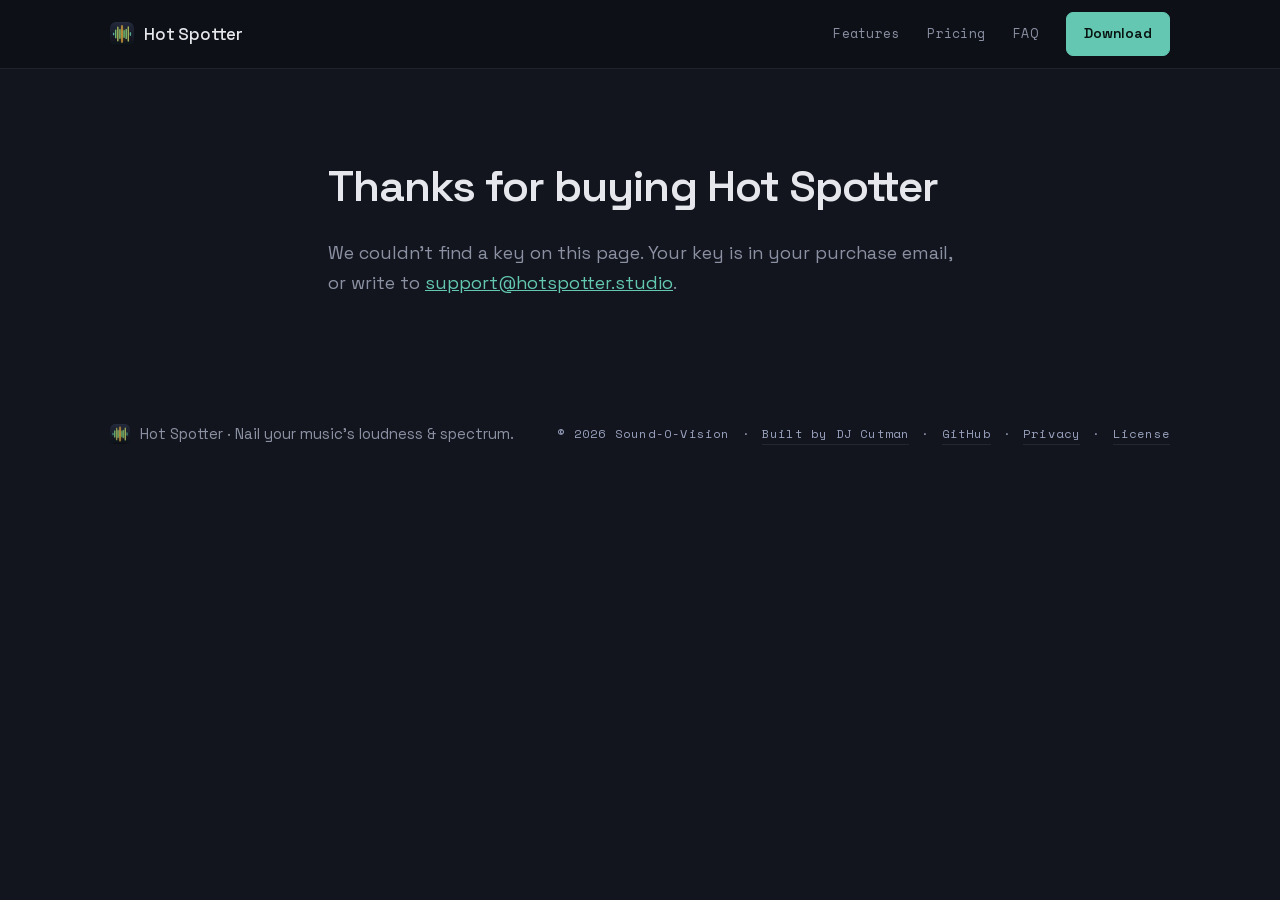
<file: thanks.html>
<!doctype html>
<html lang="en">
<head>
<meta name="referrer" content="no-referrer">
<meta name="robots" content="noindex">
<!-- The URL arrives carrying the buyer's key and email: the referrer meta stays first, so no request sends them, and this page loads no analytics. -->
<meta charset="utf-8">
<meta name="viewport" content="width=device-width, initial-scale=1">
<title>Thanks for buying Hot Spotter</title>
<meta name="theme-color" content="#12151d">
<link rel="icon" href="/favicon.ico" sizes="32x32">
<link rel="icon" type="image/png" href="/img/app-icon.png">
<link rel="apple-touch-icon" href="/apple-touch-icon.png">
<link rel="preload" href="/fonts/SpaceGrotesk-var.woff2" as="font" type="font/woff2" crossorigin>
<link rel="preload" href="/fonts/SpaceMono-Regular.woff2" as="font" type="font/woff2" crossorigin>
<link rel="stylesheet" href="/site.css">
<style>
.legal .keys { list-style: none; margin-top: 1.75rem; padding: 0; }
.keys li { display: flex; flex-wrap: wrap; align-items: center; gap: .25rem 1.25rem; }
.keys code { padding: .6rem .9rem; border: 1px solid var(--divider); border-radius: 8px; background: var(--strip); color: var(--fg); font-family: var(--mono); font-size: 1.05rem; overflow-wrap: anywhere; }
.keys button { padding: 0; border: 0; background: none; font: inherit; cursor: pointer; }
</style>
</head>
<body>

<a class="skip-link" href="#main">Skip to content</a>

<header class="site-head">
  <div class="wrap head-in">
    <a class="wordmark" href="/">
      <img src="/img/app-icon.png" alt="" width="24" height="24" decoding="async">
      <span class="wordmark-name">Hot Spotter</span>
    </a>
    <nav class="head-nav" aria-label="Primary">
      <a class="navlink" href="/#features">Features</a>
      <a class="navlink" href="/#pricing">Pricing</a>
      <a class="navlink" href="/#faq">FAQ</a>
      <a class="btn btn-sm" href="/download.html">Download</a>
    </nav>
  </div>
</header>

<main id="main" class="sec legal">
  <div class="wrap">
    <h1>Thanks for buying Hot Spotter</h1>
    <div id="with-key" hidden>
      <ul class="keys" id="keys"></ul>
      <p class="cta-row"><a class="btn" id="activate">Activate in Hot Spotter</a></p>
      <p>Or open Hot Spotter, choose License… in the Hot Spotter menu, paste the key and click Activate. Your key is also in your purchase email.</p>
      <p>Don't have Hot Spotter yet? <a href="/download.html">Download it</a></p>
    </div>
    <p class="lede" id="no-key">We couldn't find a key on this page. Your key is in your purchase email, or write to <a href="mailto:support@hotspotter.studio">support@hotspotter.studio</a>.</p>
  </div>
</main>

<footer class="site-foot">
  <div class="wrap foot-in">
    <p class="foot-mark">
      <img src="/img/app-icon.png" alt="" width="20" height="20" loading="lazy" decoding="async">
    Hot Spotter · Nail your music's loudness &amp; spectrum.</p>
    <p class="micro foot-meta">
      <span>© 2026 Sound-O-Vision</span>
      <span aria-hidden="true">·</span>
      <a href="https://djcutman.com" rel="noopener">Built by DJ Cutman</a>
      <span aria-hidden="true">·</span>
      <a href="https://github.com/soundovision/hotspotter" rel="noopener">GitHub</a>
      <span aria-hidden="true">·</span>
      <a href="/privacy.html">Privacy</a>
      <span aria-hidden="true">·</span>
      <a href="/eula.html">License</a>
    </p>
  </div>
</footer>

<script>
(function () {
  var q = new URLSearchParams(location.search);
  var licenseKey = q.get("license_key") || "";
  history.replaceState(null, "", location.pathname);

  var keys = licenseKey.split(",").filter(function (k) { return /^[A-Za-z0-9_-]{1,100}$/.test(k); }).slice(0, 10);
  if (!keys.length) return;

  var list = document.getElementById("keys");
  keys.forEach(function (key) {
    var li = document.createElement("li");
    var box = document.createElement("code");
    box.textContent = key;
    var copy = document.createElement("button");
    copy.type = "button";
    copy.className = "ghost";
    copy.textContent = "Copy";
    copy.addEventListener("click", function () {
      navigator.clipboard.writeText(key).then(function () {
        copy.textContent = "Copied";
        setTimeout(function () { copy.textContent = "Copy"; }, 1500);
      });
    });
    li.appendChild(box);
    li.appendChild(copy);
    list.appendChild(li);
  });
  document.getElementById("activate").href = "hotspotter://activate?key=" + encodeURIComponent(keys.join(","));
  document.getElementById("no-key").hidden = true;
  document.getElementById("with-key").hidden = false;
})();
</script>

</body>
</html>
</file>
<file: site.css>
/* ==========================================================================
   Hot Spotter — marketing site
   "the instrument, not the brochure": the app's own report surface.
   ========================================================================== */

/* --- Tokens (from ui/app.css) --------------------------------------------- */
:root {
  --bg:      #12151d;
  --strip:   #0d1017;
  --pop:     #1b2030;
  --panel:   rgba(255,255,255,.04);
  --fg:      #e6e7ec;
  --fg2:     #8b90a3;
  --faint:   #9aa2bf;
  --line:    rgba(255,255,255,.08);
  --divider: rgba(255,255,255,.14);
  --acc:     #63c7b2;
  --acc-ink: #08120f;
  --loud:    #f0973c;
  --quiet:   #5b9bd9;
  --ok:      #4db87b;
  --danger:  #d84b40;

  --sans: "Space Grotesk", ui-sans-serif, system-ui, sans-serif;
  --mono: "Space Mono", ui-monospace, SFMono-Regular, Menlo, monospace;

  --wrap: 1140px;
  --gutter: clamp(1.25rem, 4vw, 2.5rem);
  --radius: 10px;
  --head-h: 4.25rem;

  --ease: cubic-bezier(.22, 1, .36, 1); /* ease-out-quint */
}

/* --- Fonts ---------------------------------------------------------------- */
@font-face {
  font-family: "Space Grotesk";
  src: url("fonts/SpaceGrotesk-var.woff2") format("woff2");
  font-weight: 300 700;
  font-style: normal;
  font-display: swap;
}
@font-face {
  font-family: "Space Mono";
  src: url("fonts/SpaceMono-Regular.woff2") format("woff2");
  font-weight: 400;
  font-style: normal;
  font-display: swap;
}

/* --- Base ----------------------------------------------------------------- */
*, *::before, *::after { box-sizing: border-box; }

html {
  color-scheme: dark;
  background: var(--bg);
  -webkit-text-size-adjust: 100%;
}

body {
  margin: 0;
  background: var(--bg);
  color: var(--fg2);
  font-family: var(--sans);
  font-size: 1rem;
  line-height: 1.65;
  font-weight: 400;
  font-variant-numeric: tabular-nums;
  -webkit-font-smoothing: antialiased;
  text-rendering: optimizeLegibility;
}

img { max-width: 100%; }

h1, h2, h3 {
  color: var(--fg);
  font-weight: 600;
  margin: 0;
  text-wrap: balance;
}
h1 { font-size: clamp(2.4rem, 6vw, 4.2rem); line-height: 1.03; letter-spacing: -.028em; }
h2 { font-size: clamp(1.75rem, 3.2vw, 2.5rem); line-height: 1.12; letter-spacing: -.022em; }
h3 { font-size: clamp(1.15rem, 1.55vw, 1.45rem); line-height: 1.25; letter-spacing: -.012em; }
p  { margin: 0; }

a { color: var(--acc); }

::selection { background: var(--acc); color: var(--acc-ink); }

/* --- Typographic primitives ----------------------------------------------- */
.micro {
  font-family: var(--mono);
  font-size: .75rem;
  line-height: 1.6;
  letter-spacing: .1em;
}

.eyebrow,
.kicker {
  font-family: var(--mono);
  font-size: .75rem;
  line-height: 1.5;
  letter-spacing: .2em;
  color: var(--faint);
}
.eyebrow::before,
.kicker::before {
  content: "";
  display: inline-block;
  width: 22px;
  height: 1px;
  background: var(--divider);
  vertical-align: .3em;
  margin-right: .75rem;
}

.lede {
  max-width: 52ch;
  font-size: clamp(1.05rem, 1.4vw, 1.2rem);
  line-height: 1.6;
}

.fine { color: var(--faint); }

.visually-hidden {
  position: absolute;
  width: 1px;
  height: 1px;
  margin: -1px;
  padding: 0;
  overflow: hidden;
  clip: rect(0 0 0 0);
  white-space: nowrap;
  border: 0;
}

/* --- Layout --------------------------------------------------------------- */
.wrap {
  max-width: var(--wrap);
  margin-inline: auto;
  padding-inline: var(--gutter);
}

.sec { padding-block: clamp(3rem, 6vw, 5rem); }
section[id], details[id], #main, .legal h2[id] { scroll-margin-top: calc(var(--head-h) + 1rem); }

/* --- Skip link ------------------------------------------------------------ */
.skip-link {
  position: absolute;
  left: -9999px;
  top: 0;
  z-index: 50;
  background: var(--acc);
  color: var(--acc-ink);
  font-family: var(--mono);
  font-size: .8rem;
  padding: .75rem 1rem;
  border-radius: 0 0 6px 0;
  text-decoration: none;
}
.skip-link:focus { left: 0; }

/* --- Focus ---------------------------------------------------------------- */
:focus-visible {
  outline: 2px solid var(--acc);
  outline-offset: 2px;
  border-radius: 3px;
}

/* --- Buttons & links ------------------------------------------------------ */
.btn {
  display: inline-flex;
  align-items: center;
  justify-content: center;
  min-height: 44px;
  padding: 0 1.4rem;
  border: 1px solid var(--acc);
  border-radius: 8px;
  background: var(--acc);
  color: var(--acc-ink);
  font-family: var(--sans);
  font-size: .975rem;
  font-weight: 600;
  letter-spacing: -.005em;
  text-decoration: none;
}
.btn:hover {
  background: color-mix(in srgb, var(--acc) 84%, #fff);
  border-color: color-mix(in srgb, var(--acc) 84%, #fff);
}
.btn-sm {
  padding: 0 1.05rem;
  font-size: .875rem;
  border-radius: 7px;
}

.ghost {
  display: inline-flex;
  align-items: center;
  min-height: 44px;
  color: var(--acc);
  text-decoration: none;
  border-bottom: 1px solid transparent;
  line-height: 1.2;
}
.ghost:hover { border-bottom-color: var(--acc); }

.cta-row {
  display: flex;
  flex-wrap: wrap;
  align-items: center;
  gap: 1rem 1.75rem;
}

/* --- Header --------------------------------------------------------------- */
.site-head {
  position: sticky;
  top: 0;
  z-index: 20;
  background: var(--strip);
  border-bottom: 1px solid var(--line);
}
.head-in {
  min-height: var(--head-h);
  display: flex;
  align-items: center;
  justify-content: space-between;
  gap: 1.5rem;
}
.wordmark {
  display: inline-flex;
  align-items: center;
  gap: .625rem;
  min-height: 44px;
  color: var(--fg);
  text-decoration: none;
}
.wordmark img { display: block; border-radius: 6px; }
.wordmark-name {
  font-weight: 500;
  font-size: 1.0625rem;
  letter-spacing: -.01em;
  white-space: nowrap;
}
.ver {
  font-family: var(--mono);
  font-size: .75rem;
  letter-spacing: .08em;
  color: var(--faint);
  padding: .1rem .4rem;
  border: 1px solid var(--line);
  border-radius: 4px;
}
.head-nav {
  display: flex;
  align-items: center;
  gap: 1.75rem;
}
.navlink {
  display: inline-flex;
  align-items: center;
  min-height: 44px;
  font-family: var(--mono);
  font-size: .8125rem;
  letter-spacing: .02em;
  color: var(--fg2);
  text-decoration: none;
}
.navlink:hover { color: var(--fg); }

/* --- Window-frame figures -------------------------------------------------- */
.frame { margin: 0; }
.frame .chrome {
  display: flex;
  align-items: center;
  gap: 7px;
  height: 28px;
  padding-inline: 12px;
  background: var(--strip);
  border: 1px solid var(--divider);
  border-bottom: 0;
  border-radius: var(--radius) var(--radius) 0 0;
}
.frame .chrome span {
  width: 8px;
  height: 8px;
  border-radius: 50%;
  background: var(--line);
}
.frame img,
.frame video {
  display: block;
  width: 100%;
  height: auto;
  border: 1px solid var(--divider);
  border-top: 0;
  border-radius: 0 0 var(--radius) var(--radius);
  background: var(--strip);
}
.frame .zoom { display: block; cursor: zoom-in; }
.frame figcaption {
  color: var(--faint);
  margin-top: .875rem;
}

/* --- Screenshot lightbox (built by the script in index.html) --------------- */
.lightbox {
  position: fixed;
  inset: 0;
  width: 100%;
  height: 100%;
  max-width: none;
  max-height: none;
  margin: 0;
  padding: 0;
  border: 0;
  background: transparent;
}
.lightbox[open] { display: grid; place-items: center; }
.lightbox::backdrop { background: rgba(8, 10, 15, .9); }
html:has(.lightbox[open]) { overflow: hidden; }
.lightbox img {
  display: block;
  max-width: calc(100vw - 2 * var(--gutter));
  max-height: calc(100vh - 7rem);
  max-height: calc(100dvh - 7rem);
  width: auto;
  height: auto;
  border: 1px solid var(--divider);
  border-radius: var(--radius);
  background: var(--strip);
}
.lightbox-close {
  position: fixed;
  top: 1rem;
  right: 1rem;
  display: grid;
  place-items: center;
  width: 2.75rem;
  height: 2.75rem;
  padding: 0;
  border: 1px solid var(--divider);
  border-radius: 50%;
  background: var(--pop);
  color: var(--fg);
  cursor: pointer;
}
.lightbox-close:hover { border-color: var(--acc); color: var(--acc); }
.lightbox-close:focus-visible { border-radius: 50%; }

/* --- Hero ------------------------------------------------------------------ */
.hero-wrap {
  overflow-x: hidden;
  overflow-x: clip;
}
.hero {
  display: grid;
  grid-template-columns: minmax(0, 30rem) minmax(0, 1fr);
  align-items: center;
  gap: clamp(2rem, 5vw, 4rem);
  padding-block: clamp(2rem, 4.5vw, 3.5rem) clamp(1.75rem, 4vw, 3rem) ;
}
.hero-copy > * + * { margin-top: 1.5rem; }
.hero-copy .eyebrow + h1 { margin-top: 1.25rem; }
.hero-copy .cta-row { margin-top: 2.25rem; }
.hero-copy .fine { margin-top: 1.5rem; }

.hero-shot {
  justify-self: start;
  width: 56vw;
  max-width: 1200px;
}

/* --- Heat ribbon ----------------------------------------------------------- */
.ribbon { padding-bottom: 1rem; }
.ribbon-img {
  display: block;
  width: 100%;
  height: clamp(72px, 6.5vw, 96px);
  border-top: 1px solid var(--line);
  border-bottom: 1px solid var(--line);
}
.ribbon-legend {
  display: grid;
  grid-template-columns: repeat(3, 1fr);
  gap: .5rem;
  padding-top: .75rem;
}
.tint-quiet { color: var(--quiet); }
.tint-ok    { color: var(--ok); }
.tint-loud  { color: var(--loud); }

/* --- Section heads --------------------------------------------------------- */
.sec-head { margin-bottom: clamp(2.25rem, 4.5vw, 3.5rem); }
.sec-head .eyebrow + h2 { margin-top: 1rem; }
.sec-head.narrow h2 { max-width: 26ch; }
.sec-head h2 + .lede { margin-top: 1.25rem; }

/* --- How it works ---------------------------------------------------------- */
.sec-how { padding-block: clamp(3.5rem, 6.5vw, 5.5rem) clamp(2rem, 4vw, 3.25rem); }
/* each step is a wide .row with its clip */
.steps {
  list-style: none;
  margin: 0;
  padding: 0;
}
.steps .num {
  display: block;
  font-family: var(--mono);
  font-size: clamp(1.5rem, 2.4vw, 2rem);
  line-height: 1;
  letter-spacing: .04em;
  color: var(--faint);
}
.steps h3 { margin: 1.125rem 0 .5rem; }

/* --- Feature tour ---------------------------------------------------------- */
.row {
  display: grid;
  grid-template-columns: repeat(12, 1fr);
  column-gap: clamp(1.5rem, 3.5vw, 3.25rem);
  align-items: center;
}
.row + .row { margin-top: clamp(4rem, 8vw, 7rem); }
/* both children share one grid row — otherwise a media-right row auto-places
   the text onto a second row. */
.row > .media,
.row > .row-text { grid-row: 1; }

.row-ml.row-wide > .media    { grid-column: 1 / 8; }
.row-ml.row-wide > .row-text { grid-column: 9 / 13; }
.row-ml > .media    { grid-column: 1 / 7; }
.row-ml > .row-text { grid-column: 8 / 13; }
.row-mr > .media    { grid-column: 7 / 13; }
.row-mr > .row-text { grid-column: 1 / 6; }
.row-mr.row-wide > .media    { grid-column: 6 / 13; }
.row-mr.row-wide > .row-text { grid-column: 1 / 5; }

.row-text .kicker + h3 { margin-top: .875rem; }
.row-text h3 + p,
.row-text p + p { margin-top: .875rem; }
/* a row with no screenshot: two text columns */
.row-split { align-items: start; }
.row-split > .row-text:first-child { grid-column: 1 / 7; }
.row-split > .row-text:last-child  { grid-column: 7 / 13; }

/* --- Palettes (Make it yours) ---------------------------------------------- */
.sec-palettes {
  border-top: 1px solid var(--line);
  background: var(--bg);
}
/* The panel runs behind the screenshot, chips and note; its padding bleeds
   into the gutter, so the content stays aligned with the heading. */
.pal-panel {
  --pp: clamp(.75rem, 2vw, 1.5rem);
  margin: calc(-1 * var(--pp));
  padding: var(--pp);
  border-radius: calc(var(--radius) + 6px);
  background: var(--bg);
  transition: background .35s var(--ease), color .35s var(--ease);
}
/* Light: only the panel flips, using the app's own light tokens. */
.pal-panel[data-theme="light"] {
  --bg: #eef0f4;  --strip: #e3e6ec;
  --fg: #1c1e26;  --fg2: #575c6c;  --faint: #5d6274;
  --line: rgba(28,30,38,.15);  --divider: rgba(28,30,38,.22);
  --acc: #1e7b4b;
  color: var(--fg);
}
.pal-panel[data-theme="light"] .pal-chip.on { background: rgba(30,123,75,.08); }
/* One screenshot per palette, stacked; the chips crossfade between them. */
.pal-stack {
  position: relative;
  aspect-ratio: 2120 / 1088;
  overflow: hidden;
  border: 1px solid var(--divider);
  border-top: 0;
  border-radius: 0 0 var(--radius) var(--radius);
  background: var(--strip);
}
.pal-stack img {
  position: absolute;
  inset: 0;
  height: 100%;
  border: 0;
  border-radius: 0;
  opacity: 0;
  transition: opacity .4s var(--ease);
}
.pal-stack img.on { opacity: 1; }

.pal-bar {
  display: flex;
  flex-wrap: wrap;
  justify-content: space-between;
  align-items: center;
  gap: .75rem 1.5rem;
  margin-top: 1.25rem;
}
.pal-chips, .pal-theme { display: flex; flex-wrap: wrap; gap: .5rem; }
.pal-chip {
  display: inline-flex;
  align-items: center;
  gap: .55rem;
  min-height: 36px;
  padding: 0 .85rem;
  border: 1px solid var(--line);
  border-radius: 999px;
  background: transparent;
  color: var(--fg2);
  font-family: var(--sans);
  font-size: .875rem;
  cursor: pointer;
  transition: color .2s, border-color .2s, background .2s;
}
.pal-chip:hover { color: var(--fg); border-color: var(--divider); }
.pal-chip.on { color: var(--fg); border-color: var(--acc); background: rgba(99,199,178,.08); }
.pal-chip:focus-visible { outline: 2px solid var(--acc); outline-offset: 2px; }
.pal-sw {
  width: 34px;
  height: 8px;
  border-radius: 2px;
  background: var(--line);
}
.pal-note { margin-top: 1.25rem; }

@media (prefers-reduced-motion: reduce) {
  .pal-panel,
  .pal-stack img { transition: none; }
}

/* --- Pricing --------------------------------------------------------------- */
.sec-pricing { border-top: 1px solid var(--line); }
.tiers {
  display: grid;
  grid-template-columns: repeat(3, 1fr);
  gap: clamp(1rem, 2.5vw, 1.75rem);
}
.tier {
  display: block;
  color: inherit;
  text-decoration: none;
  padding: clamp(1.5rem, 3vw, 2rem);
  border: 1px solid var(--line);
  border-radius: var(--radius);
  background: var(--panel);
  transition: border-color .2s, background .2s, transform .25s var(--ease), box-shadow .25s var(--ease);
}
.tier-pick { border-color: var(--acc); }
.tier:hover {
  border-color: var(--divider);
  background: var(--pop);
  transform: translateY(-4px);
  box-shadow: 0 14px 32px -18px rgba(0,0,0,.7);
}
.tier-pick:hover { border-color: var(--acc); }
.tier-price {
  margin-top: .75rem;
  color: var(--fg);
  font-size: clamp(2rem, 3.4vw, 2.6rem);
  font-weight: 600;
  line-height: 1;
  letter-spacing: -.02em;
}
.tier-price span { font-size: 1rem; font-weight: 400; letter-spacing: 0; color: var(--fg2); }
.tier ul {
  list-style: none;
  margin: 1.5rem 0 0;
  padding: 0;
  border-top: 1px solid var(--line);
}
.tier li { padding: .6rem 0; border-bottom: 1px solid var(--line); }
.tier-note { margin-top: 1.5rem; text-align: center; }
.tier-note + .tier-note { margin-top: .25rem; }
@media (prefers-reduced-motion: reduce) {
  .tier { transition: none; }
  .tier:hover { transform: none; }
}

/* --- FAQ ------------------------------------------------------------------- */
.sec-faq { border-top: 1px solid var(--line); }
.faq-grid {
  display: grid;
  grid-template-columns: 4fr 8fr;
  column-gap: clamp(2rem, 5vw, 4rem);
  align-items: start;
}
.faq-head { margin-bottom: 0; }
.faq-list { border-top: 1px solid var(--line); }
.faq-list details { border-bottom: 1px solid var(--line); }
.faq-list summary {
  display: flex;
  align-items: baseline;
  justify-content: space-between;
  gap: 1.5rem;
  min-height: 44px;
  padding: 1.05rem .75rem;
  margin-inline: -.75rem;
  border-radius: 6px;
  color: var(--fg);
  font-weight: 500;
  cursor: pointer;
  list-style: none;
}
.faq-list summary::-webkit-details-marker { display: none; }
.faq-list summary:hover { background: var(--pop); }
.faq-list summary::after {
  content: "+";
  flex: none;
  font-family: var(--mono);
  font-size: 1rem;
  line-height: 1;
  color: var(--acc);
}
.faq-list details[open] summary::after { transform: rotate(45deg); }
.faq-list details p {
  max-width: 68ch;
  padding-bottom: 1.5rem;
}

/* --- Download -------------------------------------------------------------- */
.sec-download {
  background: var(--strip);
  border-top: 1px solid var(--line);
  border-bottom: 1px solid var(--line);
  padding-block: clamp(4.5rem, 9vw, 7.5rem);
}
.sec-download { text-align: center; }
.sec-download .eyebrow + h2 { margin-top: 1rem; }
.dl-line {
  max-width: 54ch;
  margin: 1.25rem auto 0;
  font-size: clamp(1rem, 1.2vw, 1.0625rem);
}
.sec-download .cta-row { margin-top: 2.25rem; justify-content: center; }
.sec-download .fine { margin: 2rem auto 0; max-width: 72ch; }

/* --- Footer ---------------------------------------------------------------- */
.site-foot { padding-block: clamp(2rem, 4vw, 3rem); }
.foot-in {
  display: flex;
  flex-wrap: wrap;
  align-items: center;
  justify-content: space-between;
  gap: 1rem 2rem;
}
.foot-mark {
  display: flex;
  align-items: center;
  gap: .625rem;
  color: var(--fg2);
  font-size: .9375rem;
}
.foot-mark img { display: block; border-radius: 5px; }
.foot-meta {
  display: flex;
  flex-wrap: wrap;
  gap: .35rem .75rem;
  color: var(--faint);
}
.foot-meta a {
  color: var(--faint);
  text-decoration: none;
  border-bottom: 1px solid var(--line);
}
.foot-meta a:hover { color: var(--acc); border-bottom-color: var(--acc); }

/* --- Responsive ------------------------------------------------------------ */
@media (max-width: 900px) {
  .hero {
    grid-template-columns: 1fr;
    gap: clamp(2.25rem, 6vw, 3rem);
  }
  .hero-shot { width: 100%; }
  .hero .lede { max-width: none; }

  .row { grid-template-columns: 1fr; }
  .row > .media,
  .row > .row-text { grid-row: auto; }
  .row > .media,
  .row-ml.row-wide > .media,
  .row-ml.row-wide > .row-text,
  .row-mr.row-wide > .media,
  .row-mr.row-wide > .row-text,
  .row-ml > .media,
  .row-ml > .row-text,
  .row-mr > .media,
  .row-mr > .row-text,
  .row-split > .row-text:first-child,
  .row-split > .row-text:last-child { grid-column: 1 / -1; }
  .row > .row-text { margin-top: 1.75rem; }
  .row-split > .row-text:first-child { margin-top: 0; }

  .row + .row { margin-top: clamp(3.5rem, 9vw, 5rem); }

  .tiers { grid-template-columns: 1fr; }

  .faq-grid { grid-template-columns: 1fr; }
  .faq-head { margin-bottom: clamp(1.75rem, 4vw, 2.5rem); }
}

@media (max-width: 640px) {
  /* keep section nav on phones; the header Download goes (the hero button is right below) */
  .head-nav { gap: 1rem; }
  .head-nav .btn-sm { display: none; }
  .navlink { font-size: .75rem; white-space: nowrap; }
  .wordmark .ver { display: none; }
  .ribbon-legend {
    grid-template-columns: 1fr;
    gap: .1rem;
  }
  .foot-in { justify-content: flex-start; }
}

/* --- Motion: one orchestrated load moment ---------------------------------- */
@media (prefers-reduced-motion: no-preference) {
  html { scroll-behavior: smooth; }

  .rise {
    opacity: 0;
    transform: translateY(14px);
    animation: rise .25s var(--ease) both;
  }
  .rise-1    { animation-delay: .02s; }
  .rise-2    { animation-delay: .08s; }
  .rise-3    { animation-delay: .14s; }
  .rise-4    { animation-delay: .2s; }
  .rise-5    { animation-delay: .24s; }
  .rise-shot { animation-delay: .12s; }

  .ribbon-img {
    clip-path: inset(0 100% 0 0);
    animation: wipe .6s var(--ease) .3s both;
  }
}

@keyframes rise {
  to { opacity: 1; transform: none; }
}
@keyframes wipe {
  to { clip-path: inset(0 0 0 0); }
}

/* --- Consent banner (analytics.js; only exists once GA_ID is set) --------- */
#consent {
  position: fixed;
  inset-inline: 1rem;
  bottom: 1rem;
  z-index: 30;
  max-width: 34rem;
  margin-inline-start: auto; /* dock bottom-right: overlaps the hero shot, not the CTAs */
  padding: 1rem 1.25rem;
  background: var(--strip);
  border: 1px solid var(--line);
  border-radius: var(--radius);
  box-shadow: 0 12px 40px rgba(0, 0, 0, .45);
  color: var(--fg2);
  font-size: .9375rem;
  line-height: 1.5;
}
#consent p { margin: 0; }
#consent a { color: var(--fg); }
#consent .consent-btns {
  display: flex;
  align-items: center;
  gap: 1.25rem;
  margin-top: .875rem;
}
#consent .ghost { background: none; border: 0; padding: 0; cursor: pointer; }

/* --- Legal pages (privacy.html) -------------------------------------------- */
.legal .wrap { max-width: 44rem; }
.legal h1 { font-size: clamp(2rem, 4vw, 2.75rem); line-height: 1.1; letter-spacing: -.022em; margin-top: 1rem; }
.legal .legal-date { color: var(--faint); margin-top: 1rem; }
.legal .lede { margin-top: 1.75rem; max-width: none; }
.legal h2 { font-size: clamp(1.3rem, 2vw, 1.6rem); margin-top: 3rem; }
.legal h2 + p, .legal p + p, .legal ul + p, .legal p + ul { margin-top: 1rem; }
.legal p, .legal li { line-height: 1.65; }
.legal strong { color: var(--fg); font-weight: 500; }
.legal ul { margin: 0; padding-left: 1.25rem; }
.legal li + li { margin-top: .75rem; }

/* --- Download page --------------------------------------------------------- */
.sec-dl { padding-block: clamp(3rem, 6vw, 5rem) clamp(4rem, 8vw, 6.5rem); }
.dl-grid {
  display: grid;
  grid-template-columns: minmax(0, 5fr) minmax(0, 6fr);
  gap: clamp(2rem, 5vw, 4.5rem);
  align-items: start;
}
.dl-tile { position: sticky; top: calc(var(--head-h) + 2rem); }
.dl-copy .eyebrow + h1 { margin-top: 1rem; }
.dl-copy h1 { font-size: clamp(1.9rem, 3.4vw, 2.6rem); line-height: 1.1; letter-spacing: -.02em; }
.dl-ver { margin-top: .75rem; color: var(--faint); }
.dl-list {
  list-style: none;
  margin: 2.25rem 0 0;
  padding: 0;
  display: grid;
  gap: 1.5rem;
}
.dl-row {
  display: grid;
  grid-template-columns: 24px minmax(0, 1fr);
  gap: 1rem;
  align-items: start;
}
.dl-os { width: 24px; height: 24px; margin-top: .2rem; color: var(--fg); }
.dl-link {
  color: var(--fg);
  font-weight: 600;
  font-size: 1.125rem;
  letter-spacing: -.01em;
  text-decoration: none;
  border-bottom: 1px solid var(--acc);
}
.dl-link:hover { color: var(--acc); }
.dl-size { margin-left: .4rem; color: var(--faint); }
.dl-sub { margin-top: .35rem; color: var(--fg2); font-size: .9375rem; }
.dl-fine { margin-top: 2rem; max-width: 52ch; }
.dl-fine + .dl-fine { margin-top: .75rem; }
.dl-copy .cta-row { margin-top: 1.5rem; }
@media (max-width: 820px) {
  .dl-grid { grid-template-columns: 1fr; }
  .dl-tile { position: static; order: 2; }
}

/* a split column with a clip above its heading */
.row-text > .frame + h3 { margin-top: 1.5rem; }
</file>
